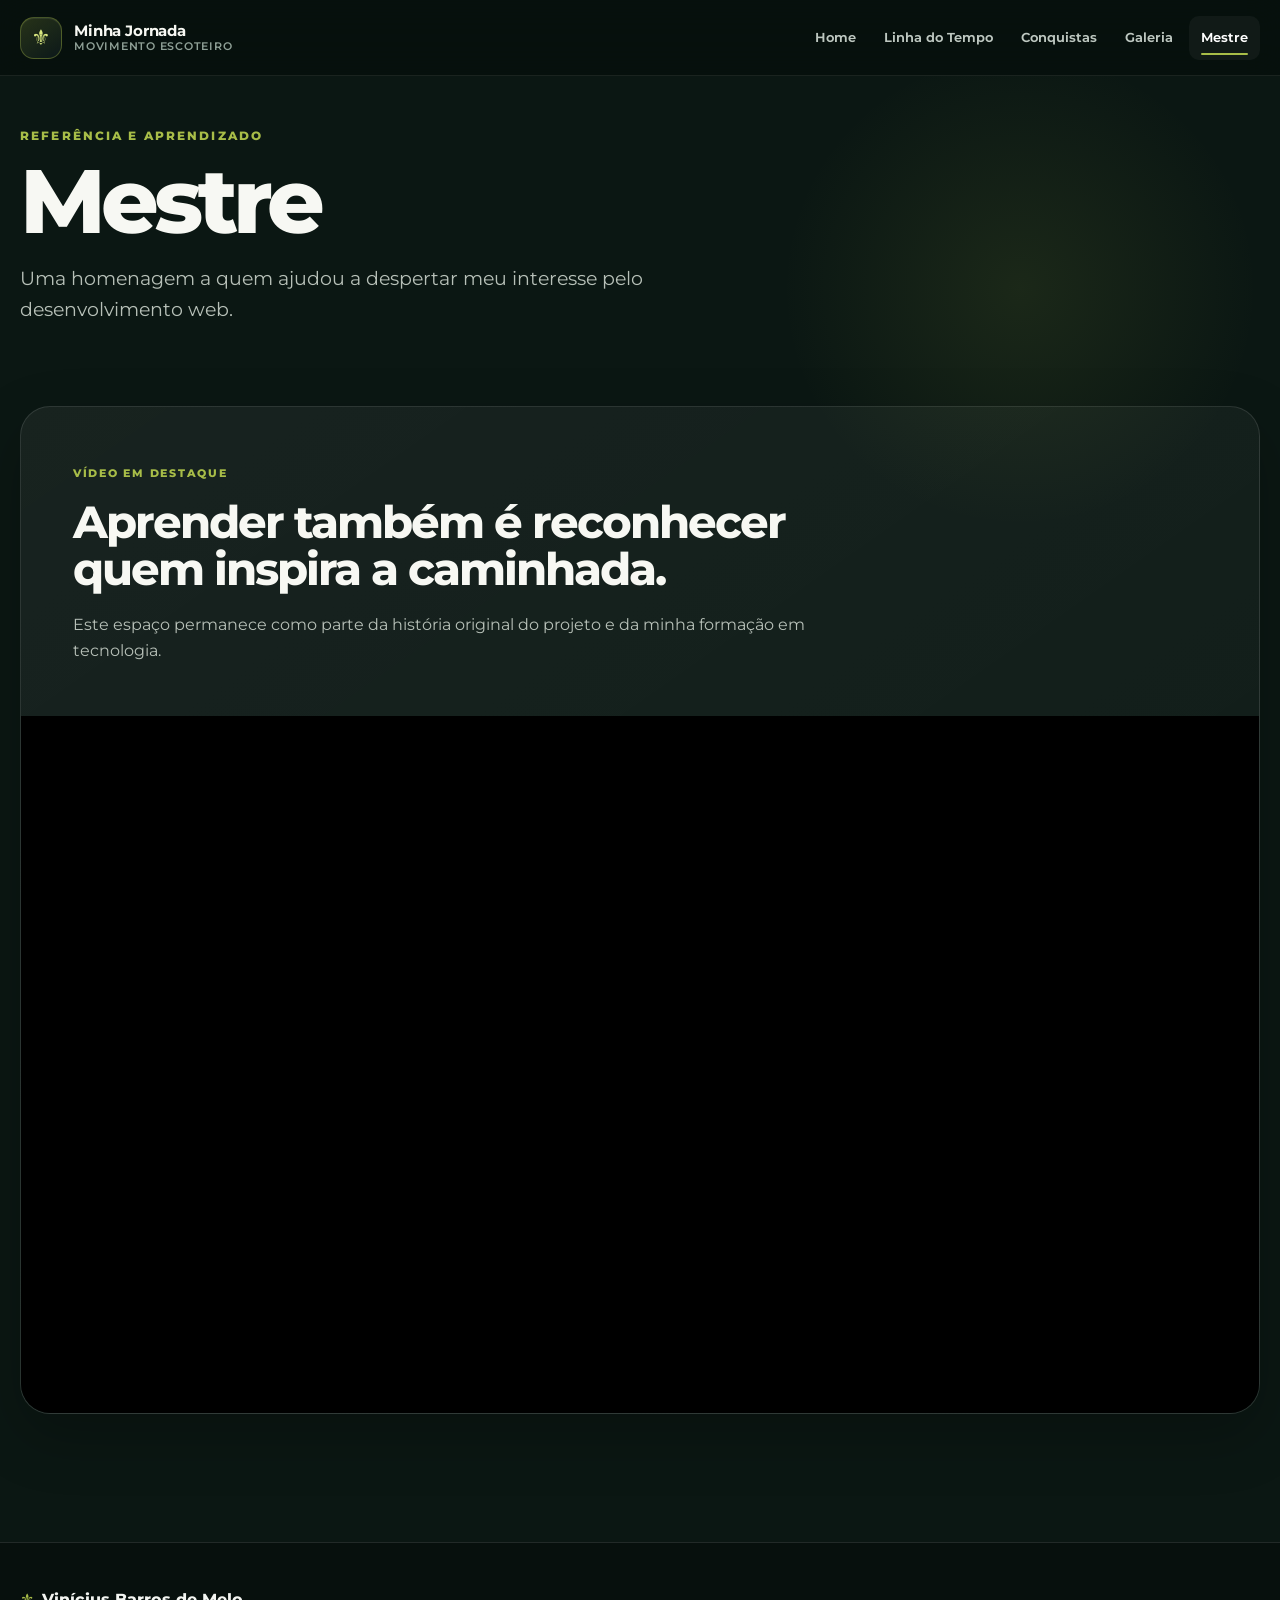
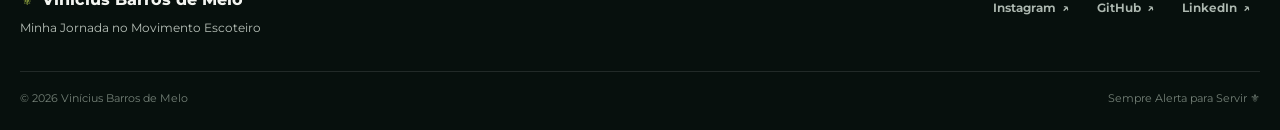
<file: guanabara.html>
<!DOCTYPE html><html lang="pt-BR">
<head>
    <meta charset="UTF-8">
    <meta name="viewport" content="width=device-width, initial-scale=1.0">
    <meta name="theme-color" content="#0b1713">
    <meta name="description" content="Uma página de homenagem a uma referência que ajudou a despertar meu interesse pelo desenvolvimento web.">
    <meta property="og:title" content="Mestre | Minha Jornada Escoteira">
    <meta property="og:description" content="Uma página de homenagem a uma referência que ajudou a despertar meu interesse pelo desenvolvimento web.">
    <meta property="og:type" content="website">
    <link rel="shortcut icon" href="images/favicon.ico" type="image/x-icon">
    <link rel="preconnect" href="https://fonts.googleapis.com">
    <link rel="preconnect" href="https://fonts.gstatic.com" crossorigin>
    <link href="https://fonts.googleapis.com/css2?family=Montserrat:wght@400;500;600;700;800&display=swap" rel="stylesheet">
    <link rel="stylesheet" href="css/style.css">
    <script src="script.js" defer></script>
    <title>Mestre | Minha Jornada Escoteira</title>
</head>
<body data-page="master"><a class="skip-link" href="#conteudo">Pular para o conteúdo</a>
<header class="site-header" id="navbar">
    <div class="nav-shell container">
        <a class="brand" href="index.html" aria-label="Minha Jornada Escoteira — página inicial">
            <span class="brand-mark" aria-hidden="true">⚜</span>
            <span class="brand-copy"><strong>Minha Jornada</strong><small>Movimento Escoteiro</small></span>
        </a>
        <button class="nav-toggle" type="button" aria-label="Abrir menu" aria-expanded="false" aria-controls="primary-navigation">
            <span></span><span></span><span></span>
        </button>
        <nav class="site-nav" id="primary-navigation" aria-label="Navegação principal">
            <div class="drawer-head">
                <span class="drawer-title">Navegação</span>
                <button class="drawer-close" type="button" aria-label="Fechar menu">×</button>
            </div>
            <ul><li><a class="nav-link" href="index.html">Home</a></li><li><a class="nav-link" href="linhadotempo.html">Linha do Tempo</a></li><li><a class="nav-link" href="conquistas.html">Conquistas</a></li><li><a class="nav-link" href="galeria.html">Galeria</a></li><li><a class="nav-link" href="guanabara.html" aria-current="page">Mestre</a></li></ul>
        </nav>
    </div>
</header>
<div class="nav-backdrop" data-nav-backdrop aria-hidden="true"></div>
<main id="conteudo">
    <section class="page-hero container"><p class="eyebrow">REFERÊNCIA E APRENDIZADO</p><h1>Mestre</h1><p>Uma homenagem a quem ajudou a despertar meu interesse pelo desenvolvimento web.</p></section>
    <section class="video-section container"><div class="video-card"><div class="video-copy"><span class="video-label">VÍDEO EM DESTAQUE</span><h2>Aprender também é reconhecer quem inspira a caminhada.</h2><p>Este espaço permanece como parte da história original do projeto e da minha formação em tecnologia.</p></div><div class="video-container"><iframe src="https://www.youtube.com/embed/Ejkb_YpuHWs?si=Ifcazofz4vKAPlov" title="Vídeo em destaque" allow="accelerometer; autoplay; clipboard-write; encrypted-media; gyroscope; picture-in-picture; web-share" referrerpolicy="strict-origin-when-cross-origin" allowfullscreen loading="lazy"></iframe></div></div></section>
</main><footer class="site-footer">
    <div class="container footer-grid">
        <div>
            <a class="footer-brand" href="index.html"><span aria-hidden="true">⚜</span> Vinícius Barros de Melo</a>
            <p>Minha Jornada no Movimento Escoteiro</p>
        </div>
        <nav class="footer-links" aria-label="Redes sociais">
            <a href="https://www.instagram.com/vinixius_ba/" target="_blank" rel="noopener noreferrer">Instagram <span aria-hidden="true">↗</span></a>
            <a href="https://github.com/vbmelo-hub" target="_blank" rel="noopener noreferrer">GitHub <span aria-hidden="true">↗</span></a>
            <a href="https://www.linkedin.com/in/vb-melo/" target="_blank" rel="noopener noreferrer">LinkedIn <span aria-hidden="true">↗</span></a>
        </nav>
    </div>
    <div class="container footer-bottom">
        <span>© 2026 Vinícius Barros de Melo</span>
        <span>Sempre Alerta para Servir <span aria-hidden="true">⚜</span></span>
    </div>
</footer>
<button class="back-to-top" id="voltarTopo" type="button" aria-label="Voltar ao topo">
    <svg viewBox="0 0 24 24" aria-hidden="true"><path d="M12 5l-7 7 1.4 1.4L11 8.8V20h2V8.8l4.6 4.6L19 12z"/></svg>
</button></body></html>
</file>
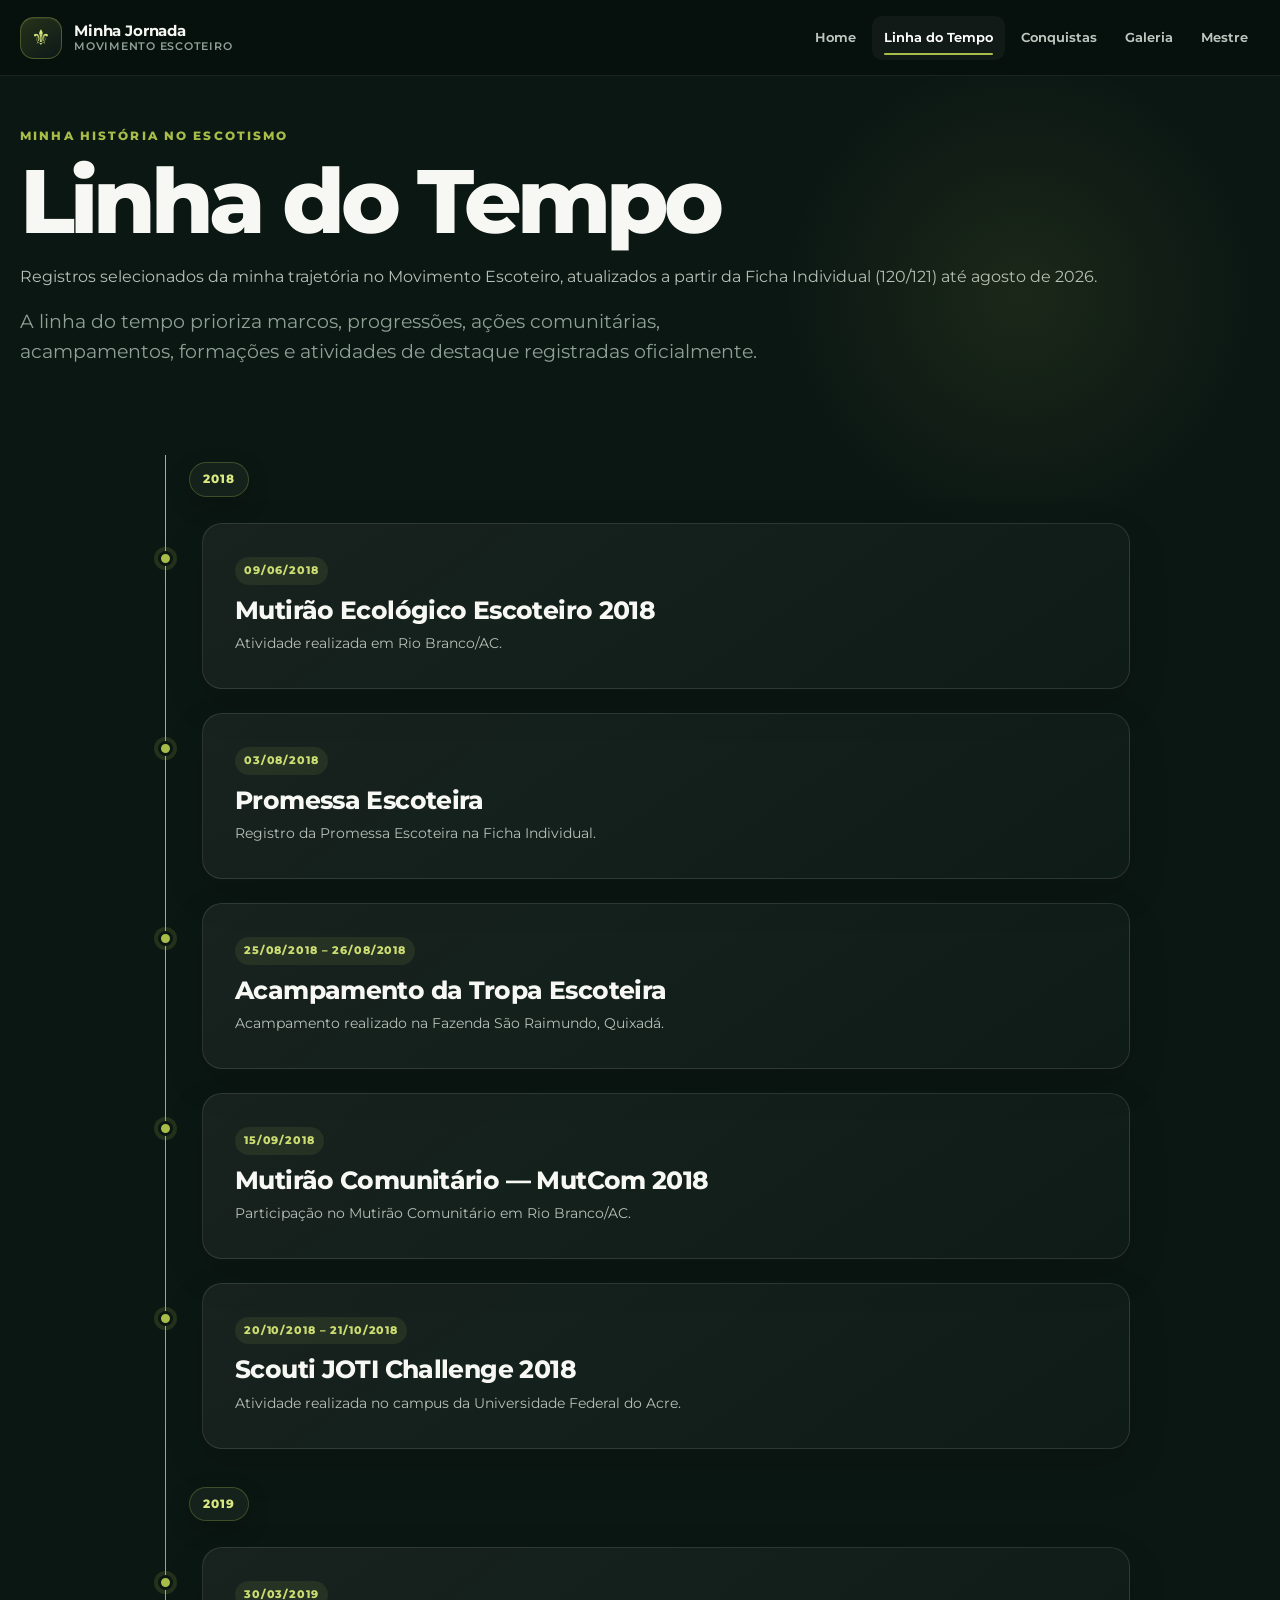
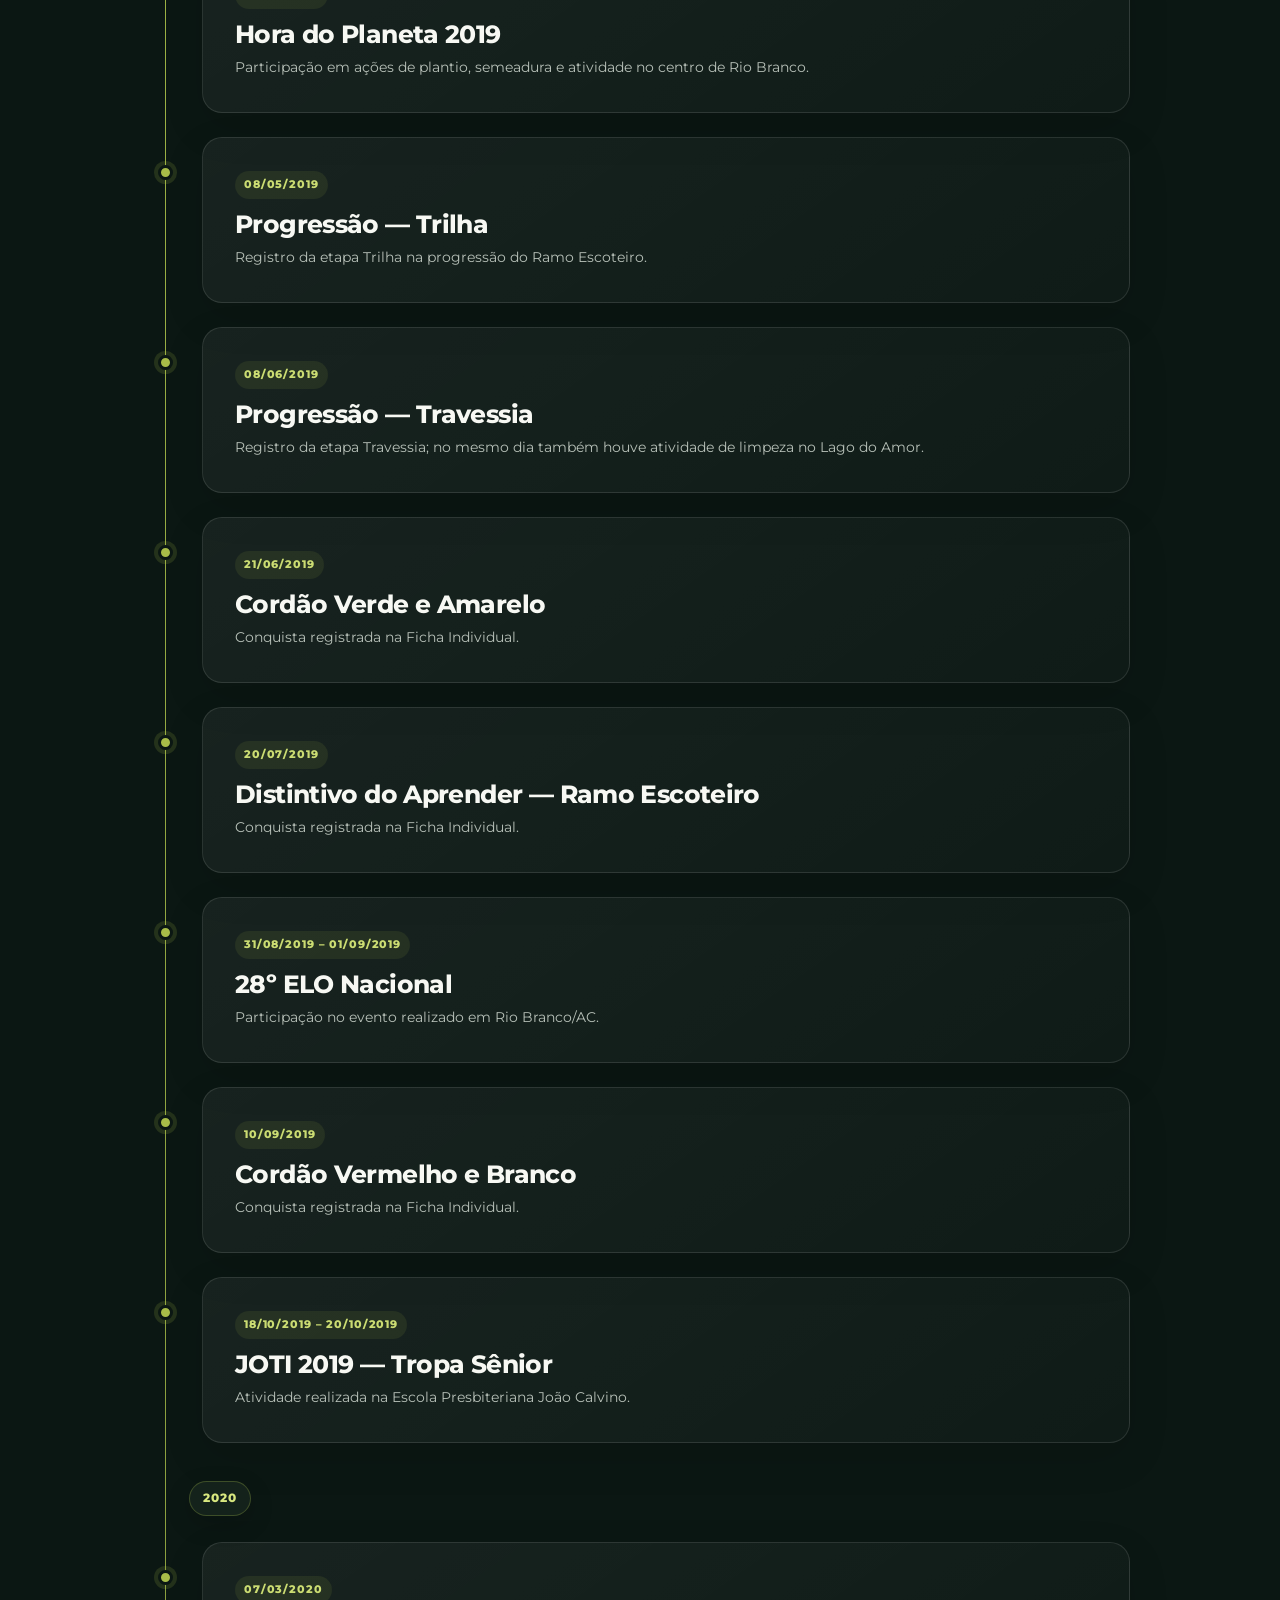
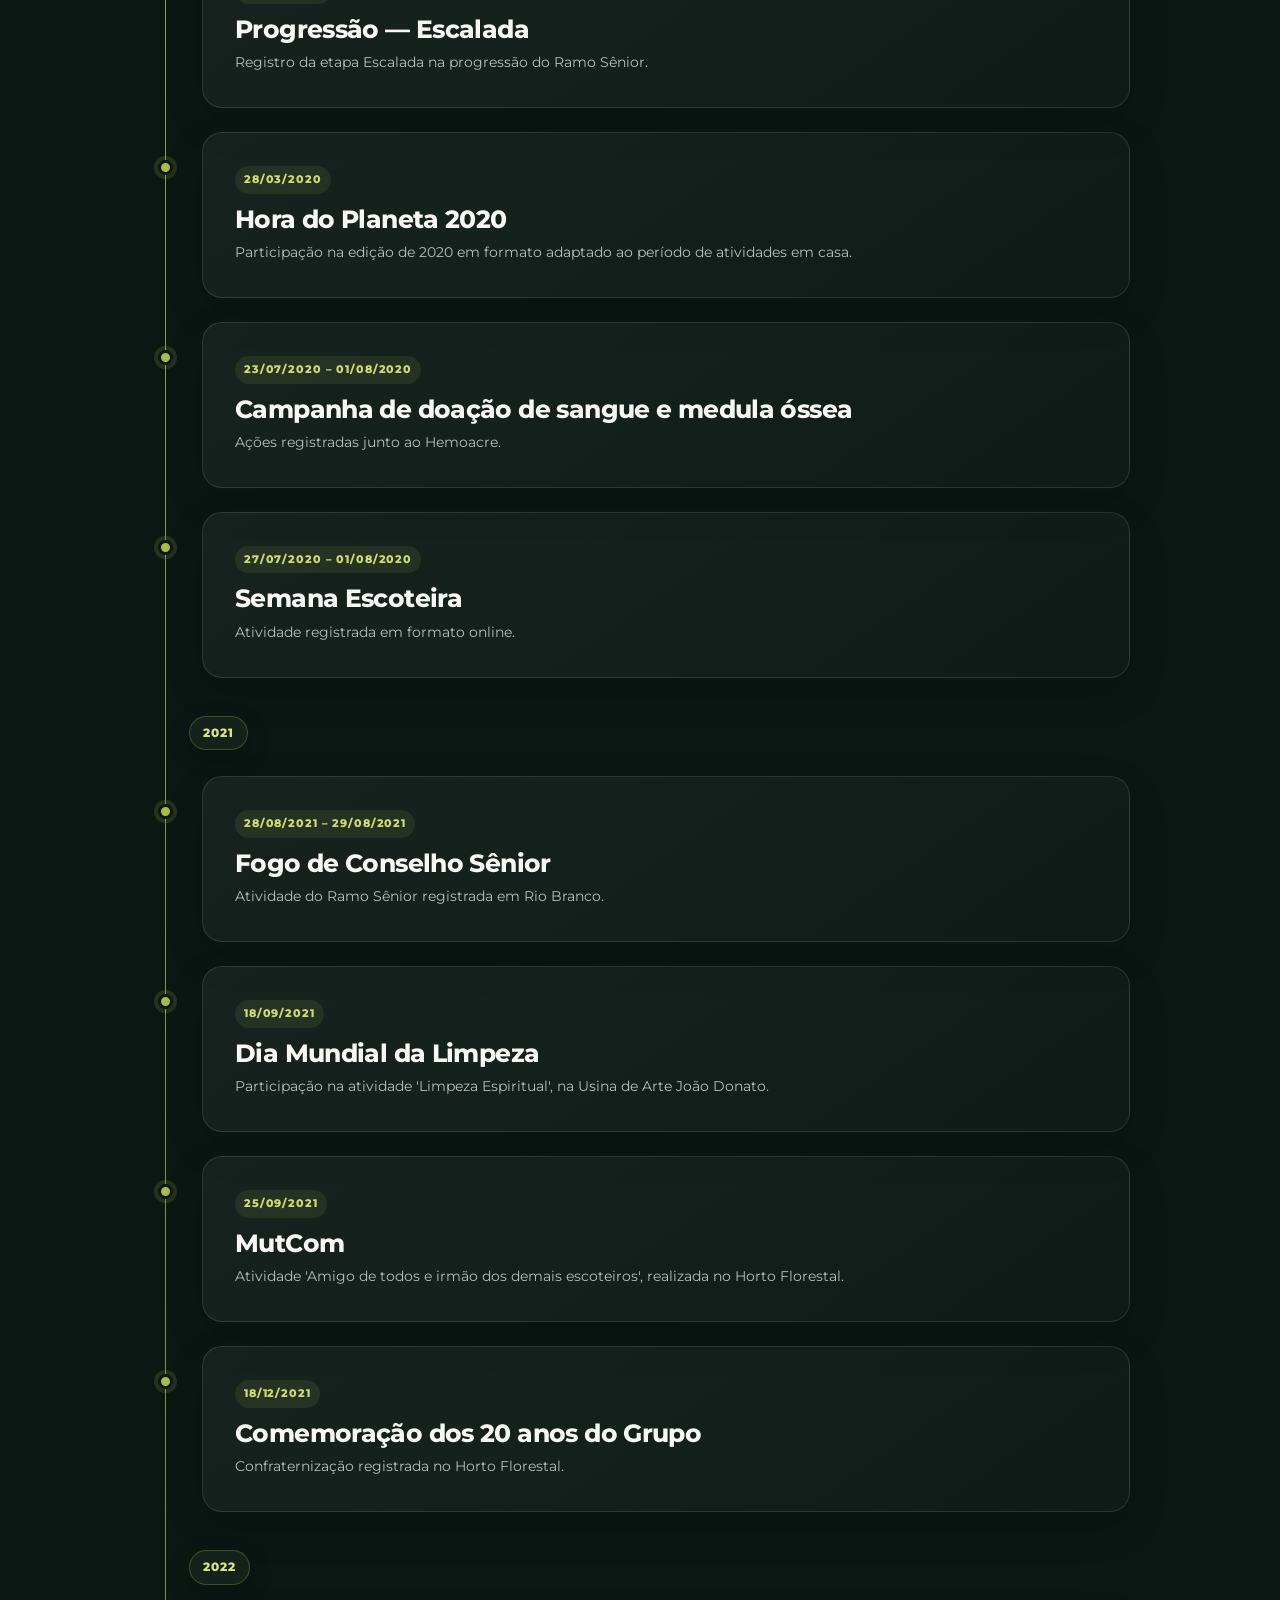
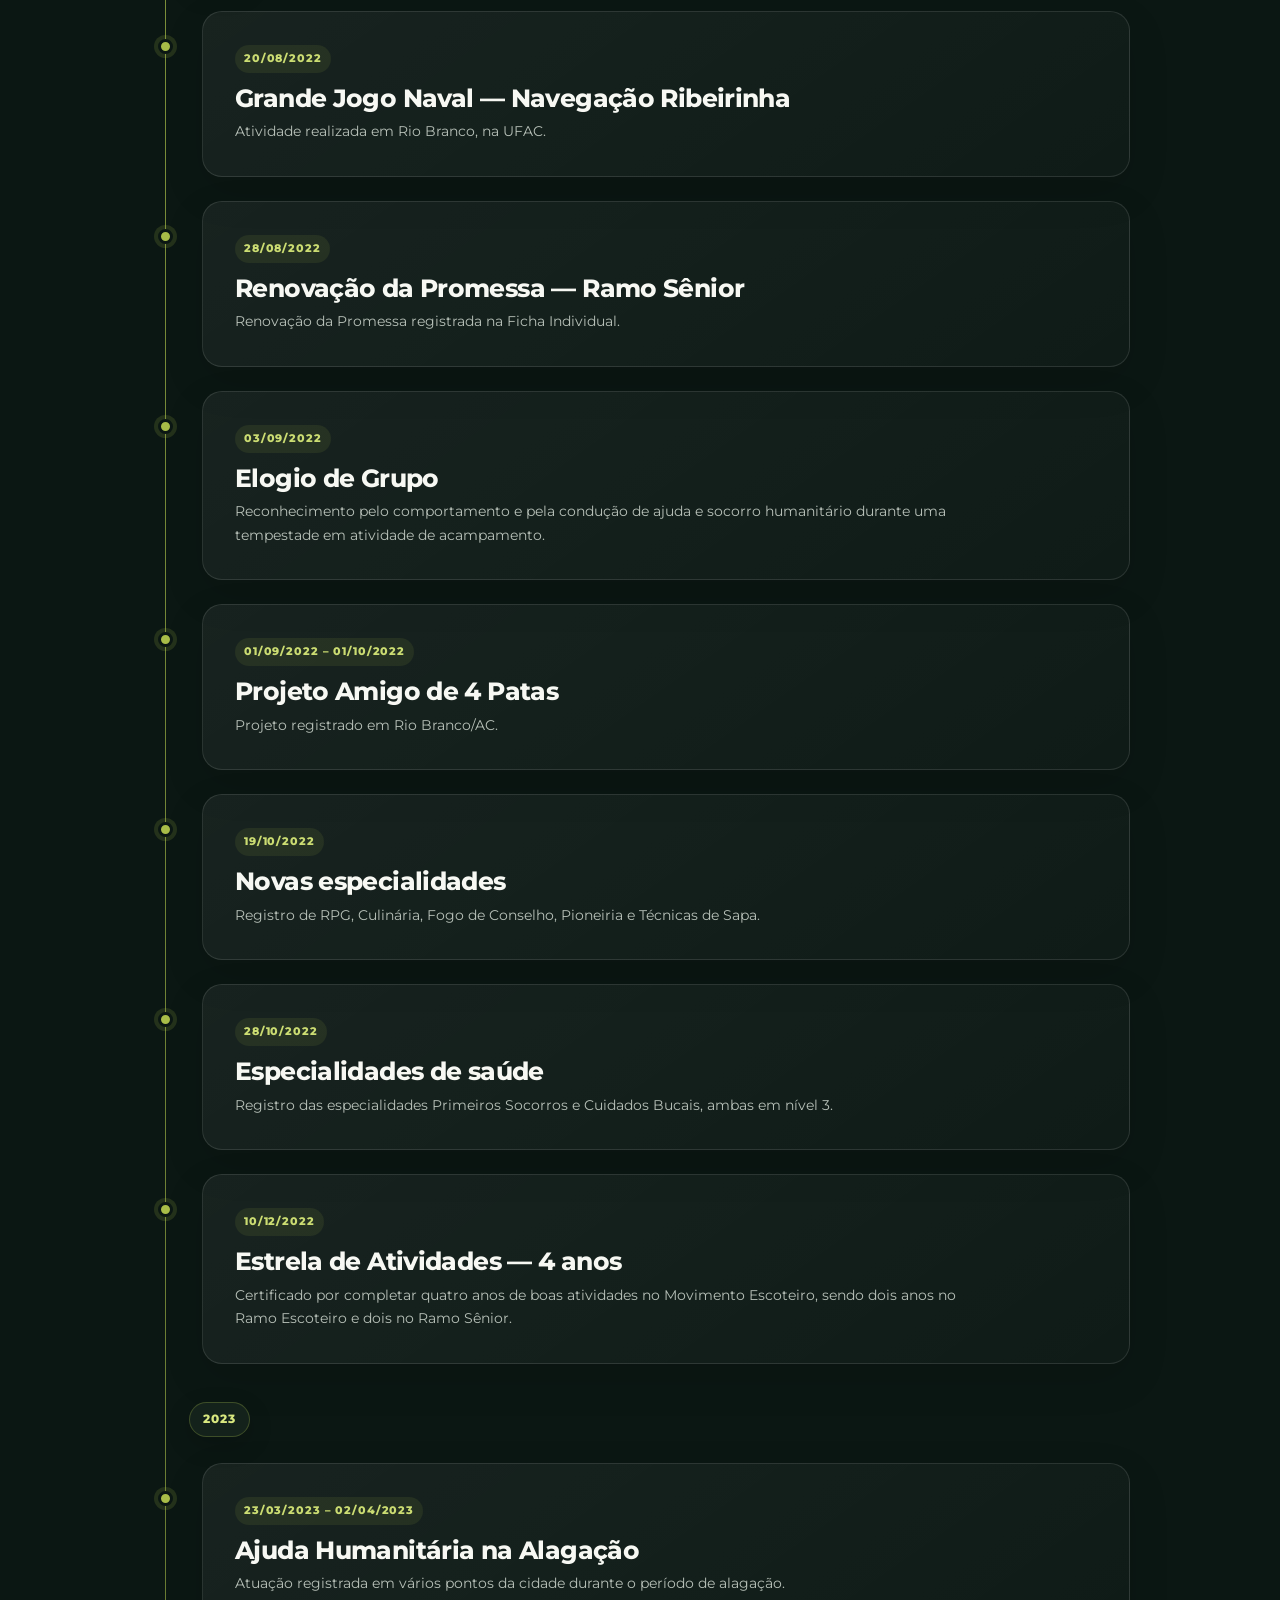
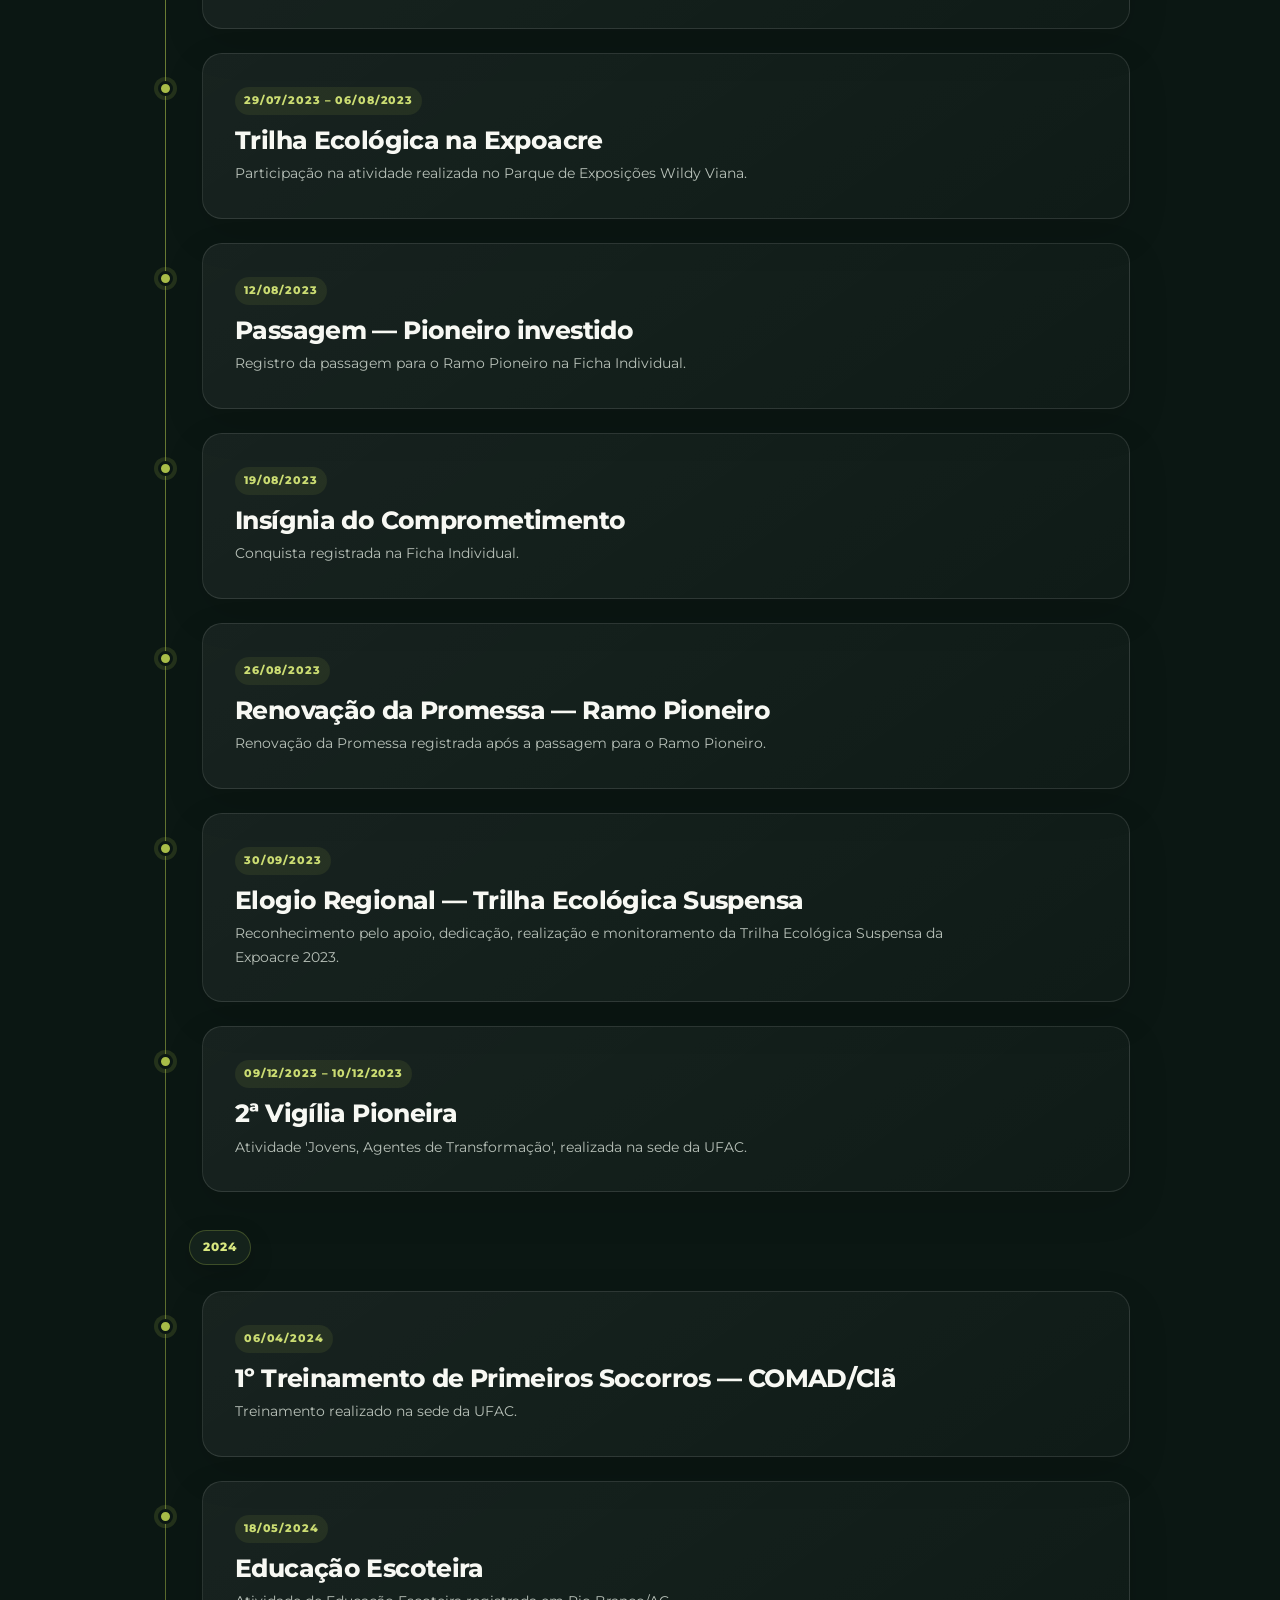
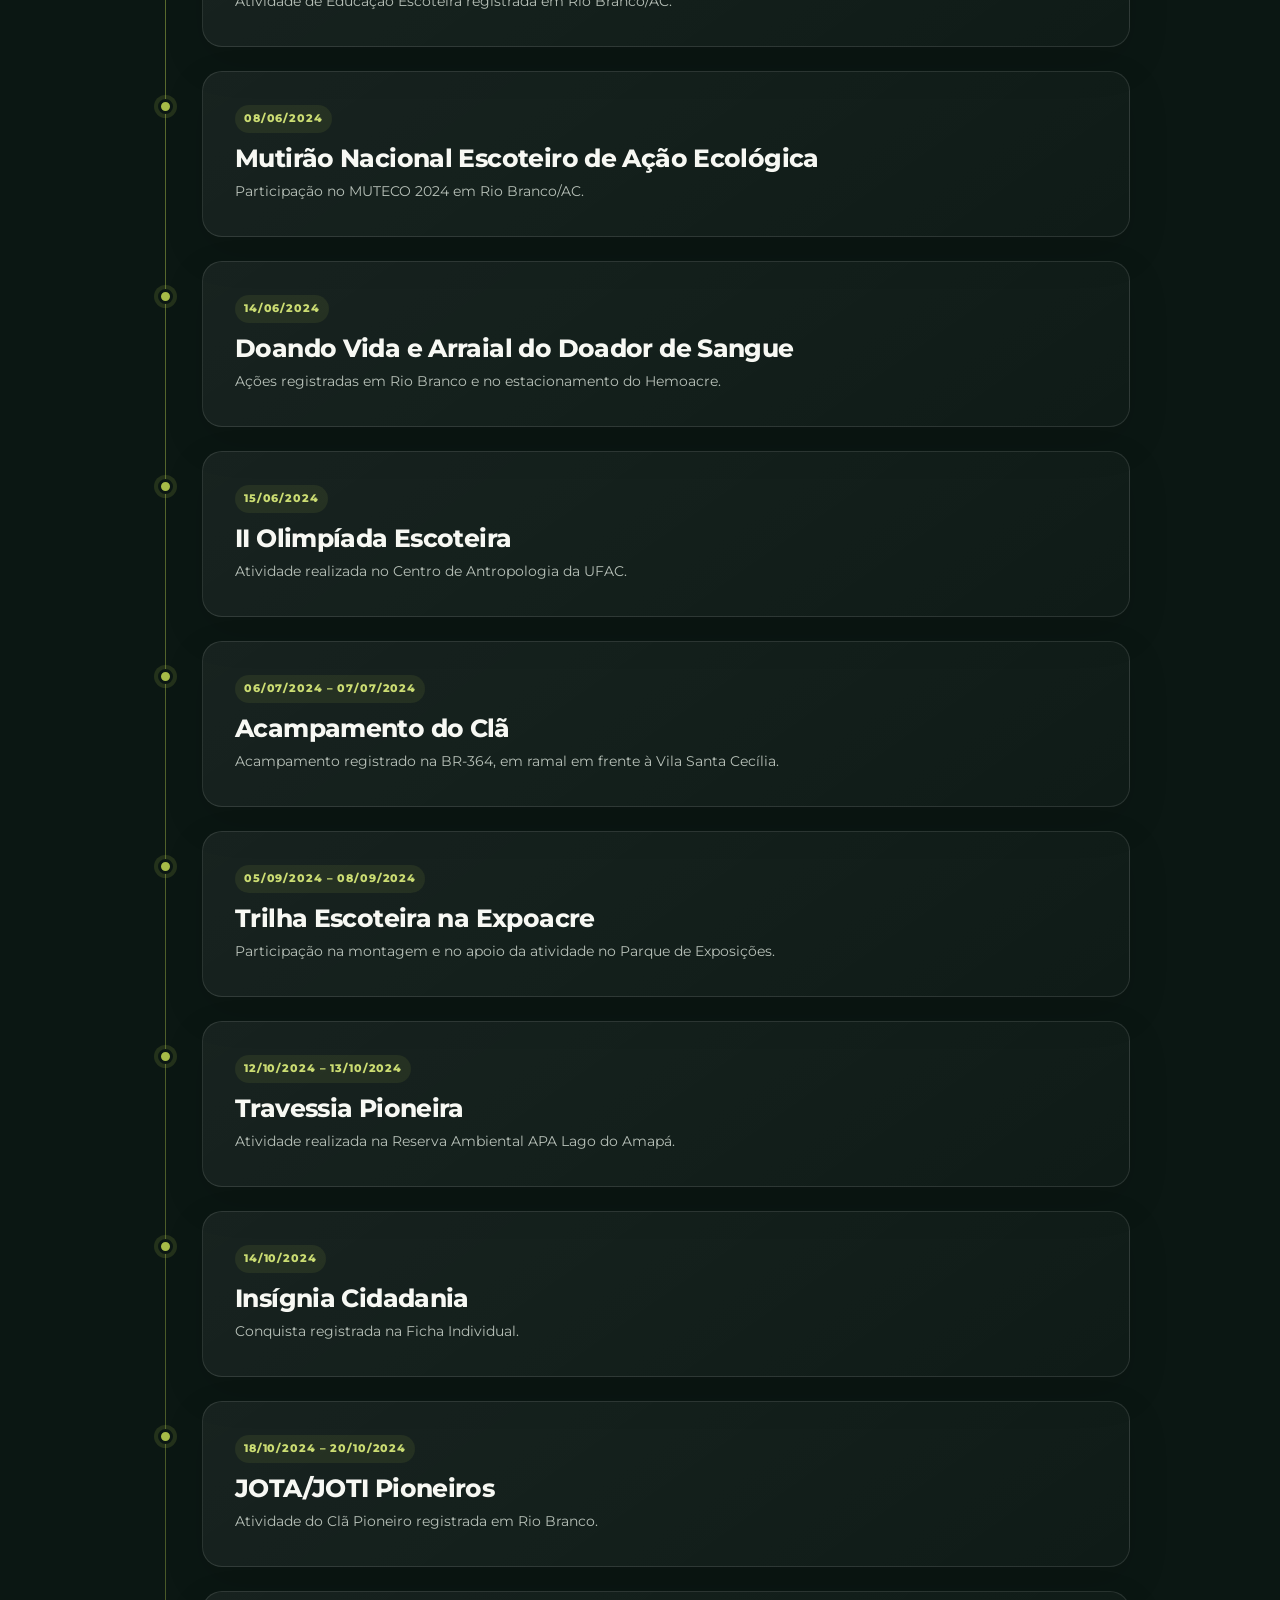
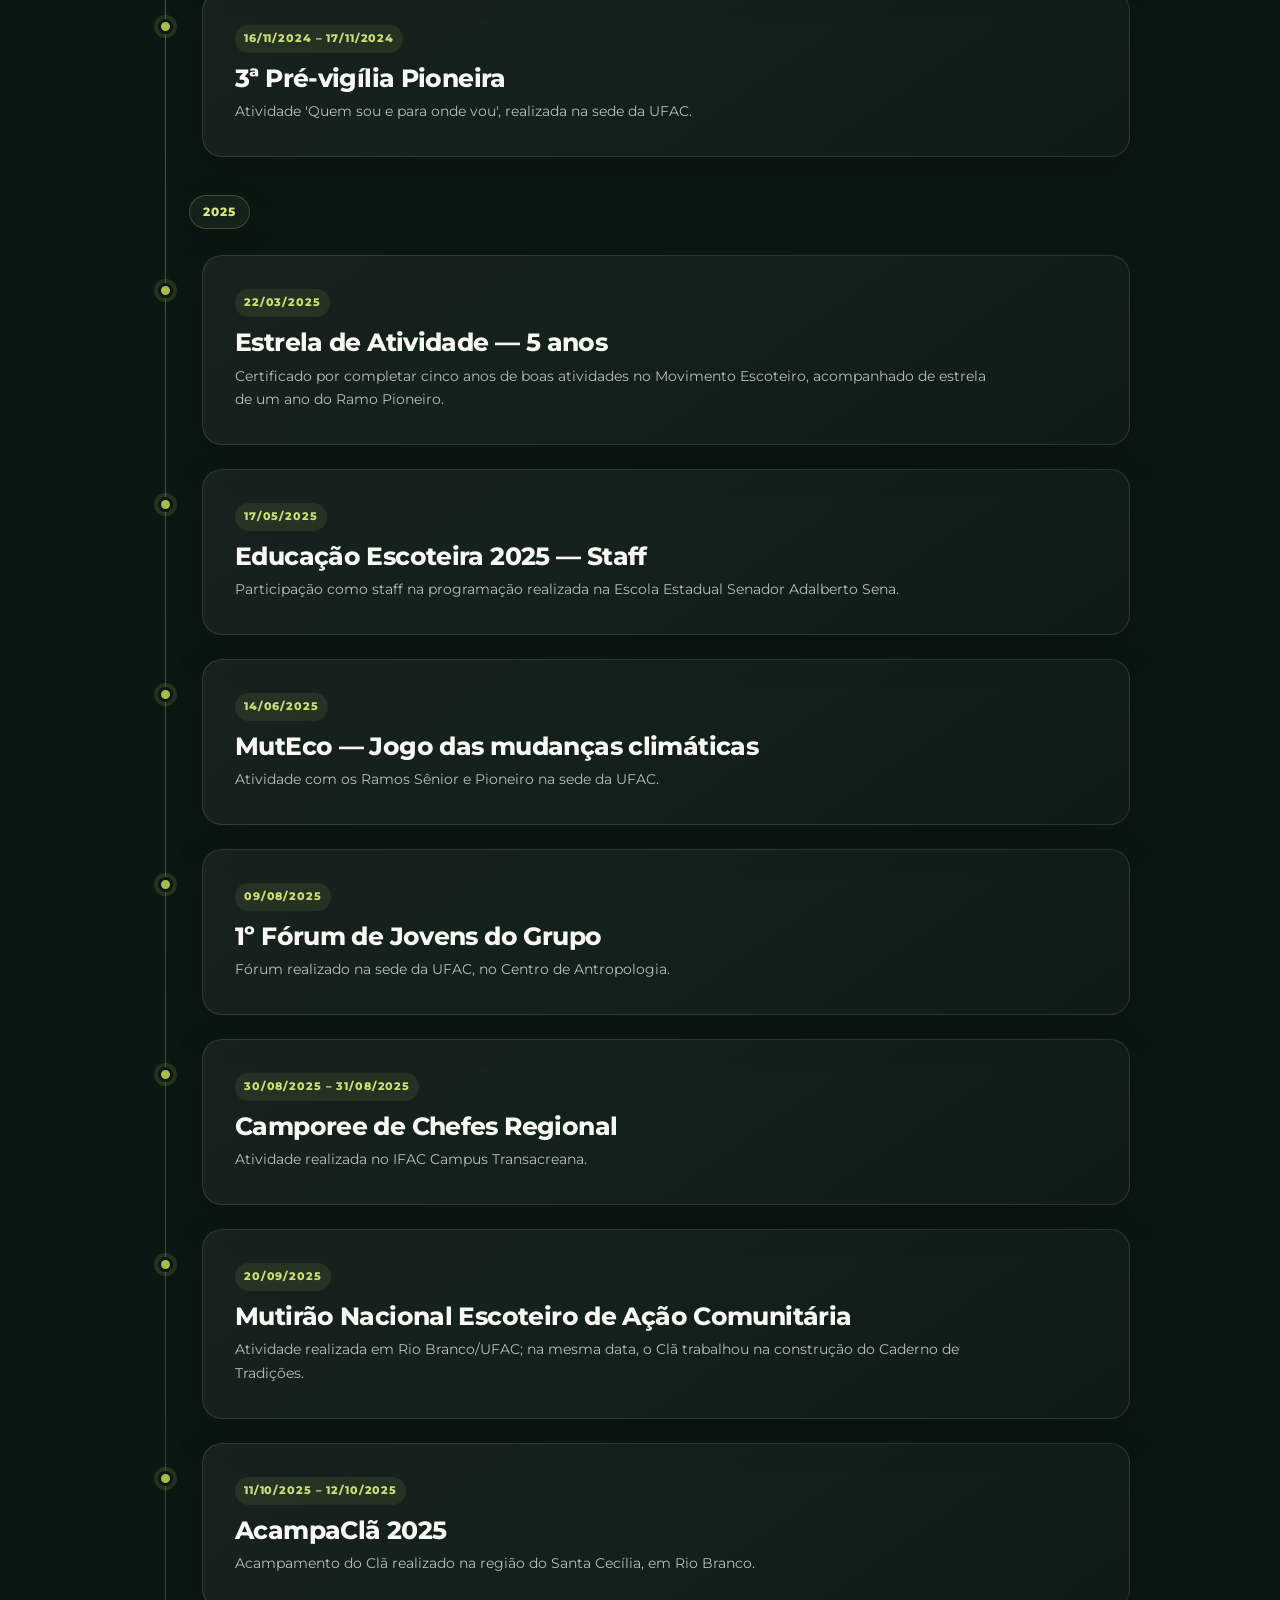
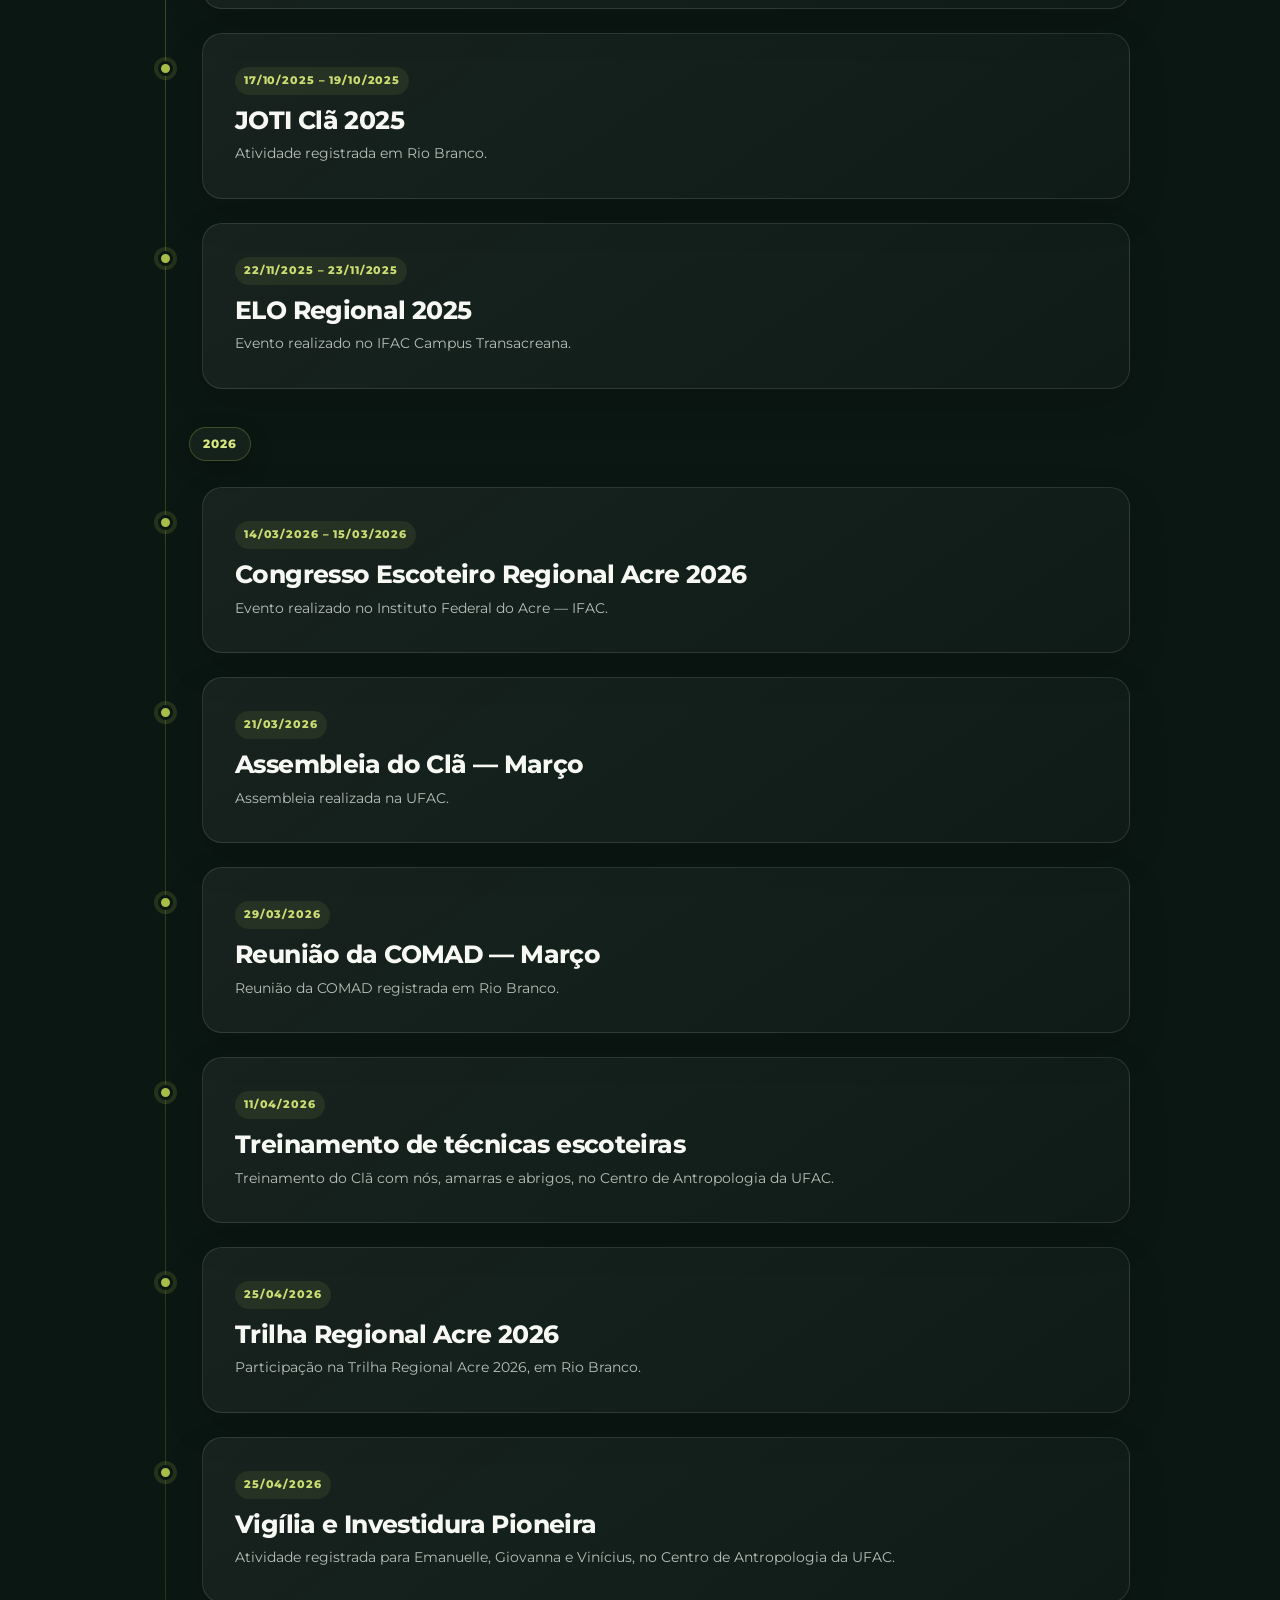
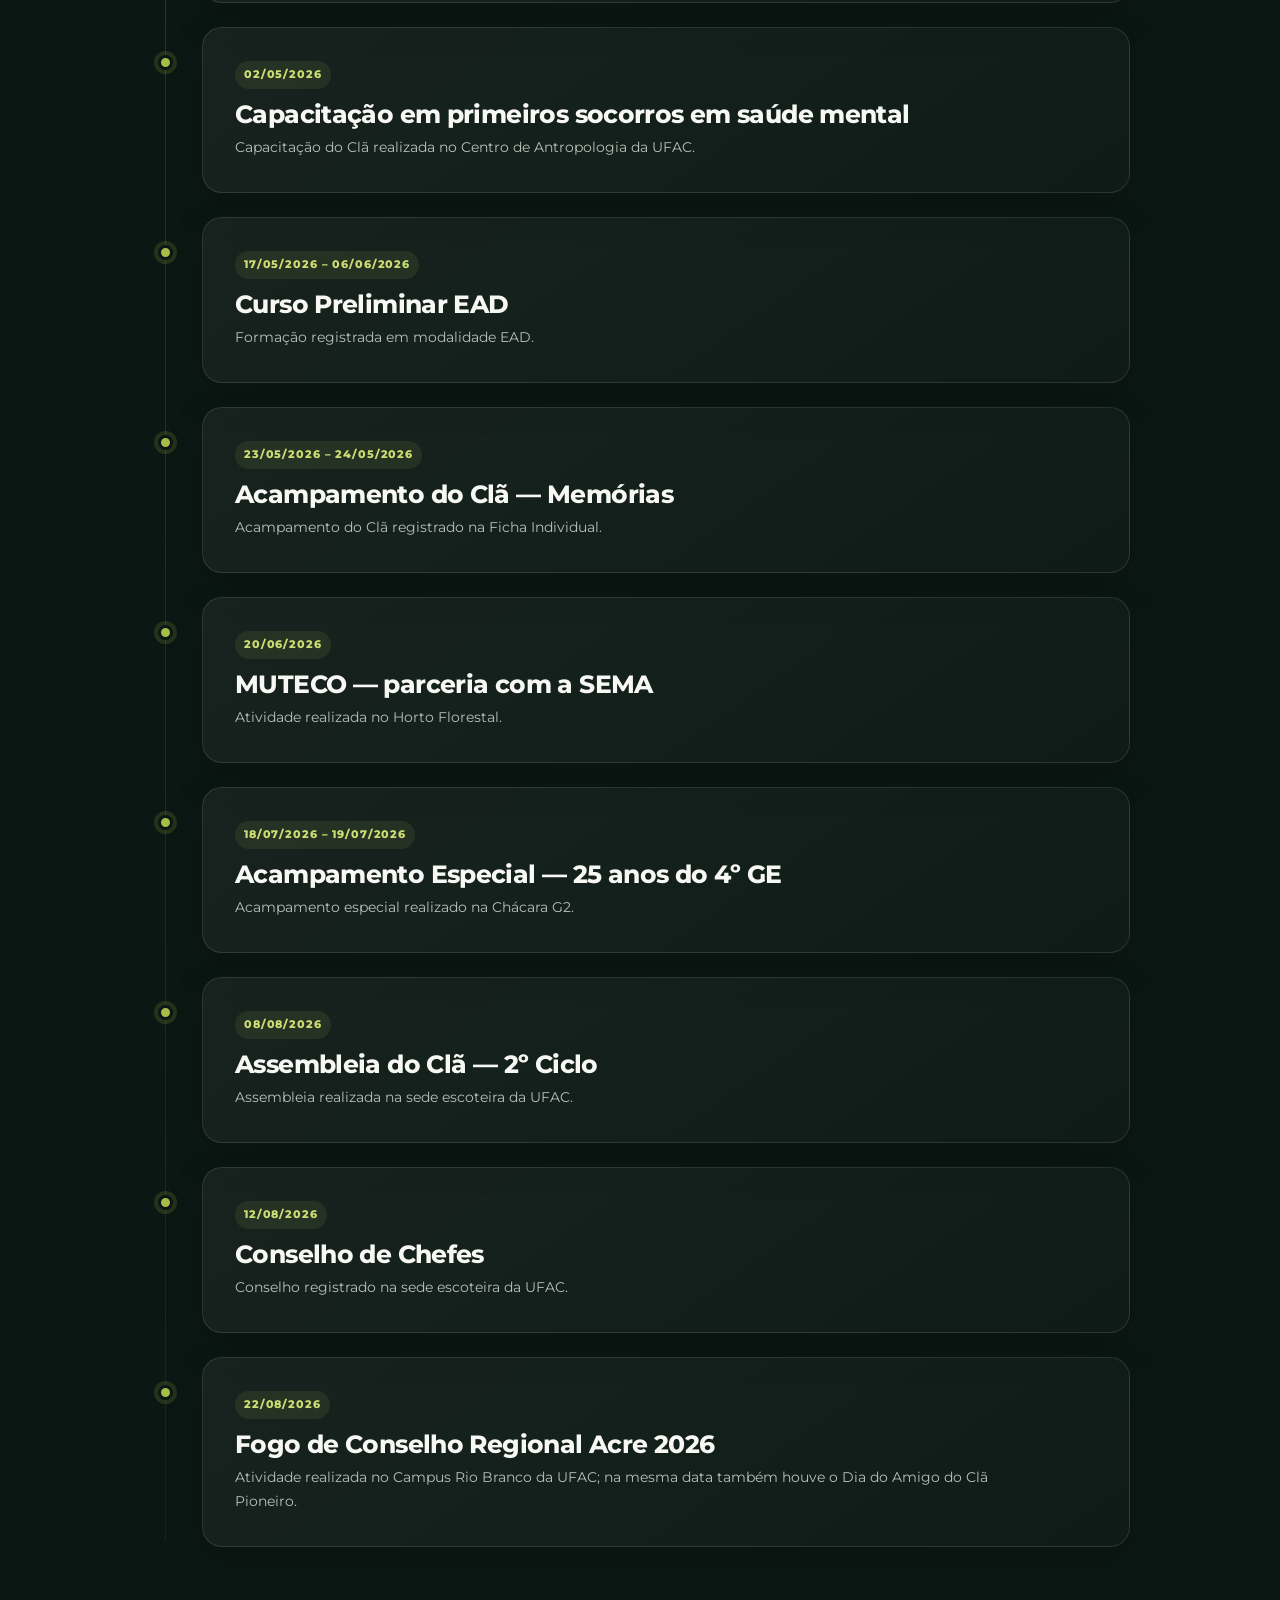
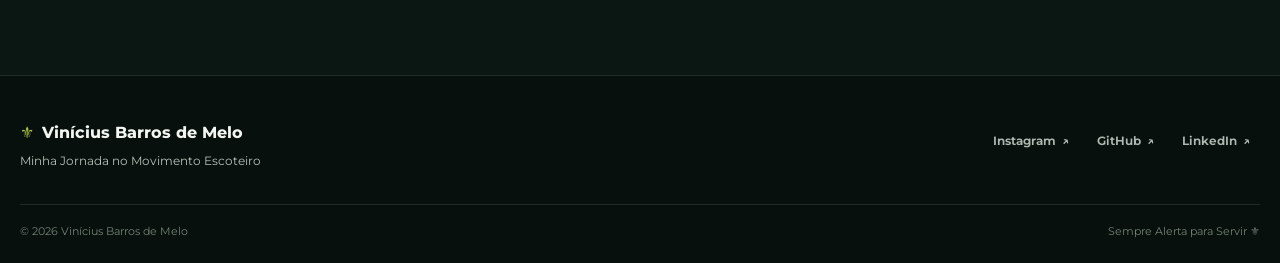
<file: linhadotempo.html>
<!DOCTYPE html>
<html lang="pt-BR">
<head>
<meta charset="utf-8"/>
<meta content="width=device-width, initial-scale=1.0" name="viewport"/>
<meta content="#0b1713" name="theme-color"/>
<meta content="Linha do tempo com momentos da trajetória de Vinícius Barros de Melo no Movimento Escoteiro." name="description"/>
<meta content="Linha do Tempo | Minha Jornada Escoteira" property="og:title"/>
<meta content="Linha do tempo com momentos da trajetória de Vinícius Barros de Melo no Movimento Escoteiro." property="og:description"/>
<meta content="website" property="og:type"/>
<link href="images/favicon.ico" rel="shortcut icon" type="image/x-icon"/>
<link href="https://fonts.googleapis.com" rel="preconnect"/>
<link crossorigin="" href="https://fonts.gstatic.com" rel="preconnect"/>
<link href="https://fonts.googleapis.com/css2?family=Montserrat:wght@400;500;600;700;800&amp;display=swap" rel="stylesheet"/>
<link href="css/style.css" rel="stylesheet"/>
<script defer="" src="script.js"></script>
<title>Linha do Tempo | Minha Jornada Escoteira</title>
</head>
<body data-page="timeline"><a class="skip-link" href="#conteudo">Pular para o conteúdo</a>
<header class="site-header" id="navbar">
<div class="nav-shell container">
<a aria-label="Minha Jornada Escoteira — página inicial" class="brand" href="index.html">
<span aria-hidden="true" class="brand-mark">⚜</span>
<span class="brand-copy"><strong>Minha Jornada</strong><small>Movimento Escoteiro</small></span>
</a>
<button aria-controls="primary-navigation" aria-expanded="false" aria-label="Abrir menu" class="nav-toggle" type="button">
<span></span><span></span><span></span>
</button>
<nav aria-label="Navegação principal" class="site-nav" id="primary-navigation">
<div class="drawer-head">
<span class="drawer-title">Navegação</span>
<button aria-label="Fechar menu" class="drawer-close" type="button">×</button>
</div>
<ul><li><a class="nav-link" href="index.html">Home</a></li><li><a aria-current="page" class="nav-link" href="linhadotempo.html">Linha do Tempo</a></li><li><a class="nav-link" href="conquistas.html">Conquistas</a></li><li><a class="nav-link" href="galeria.html">Galeria</a></li><li><a class="nav-link" href="guanabara.html">Mestre</a></li></ul>
</nav>
</div>
</header>
<div aria-hidden="true" class="nav-backdrop" data-nav-backdrop=""></div>
<main id="conteudo">
<section class="page-hero container">
<p class="eyebrow">MINHA HISTÓRIA NO ESCOTISMO</p>
<h1>Linha do Tempo</h1>
<p>Registros selecionados da minha trajetória no Movimento Escoteiro, atualizados a partir da Ficha Individual (120/121) até agosto de 2026.</p>
<p class="source-note">A linha do tempo prioriza marcos, progressões, ações comunitárias, acampamentos, formações e atividades de destaque registradas oficialmente.</p>
</section>
<section aria-label="Linha do tempo da trajetória escoteira" class="timeline-section container"><div class="timeline"><div class="timeline-year"><span>2018</span></div><article class="timeline-item" data-timeline-item=""><div aria-hidden="true" class="timeline-marker"></div><div class="timeline-card"><time>09/06/2018</time><h2>Mutirão Ecológico Escoteiro 2018</h2><p>Atividade realizada em Rio Branco/AC.</p></div></article><article class="timeline-item" data-timeline-item=""><div aria-hidden="true" class="timeline-marker"></div><div class="timeline-card"><time>03/08/2018</time><h2>Promessa Escoteira</h2><p>Registro da Promessa Escoteira na Ficha Individual.</p></div></article><article class="timeline-item" data-timeline-item=""><div aria-hidden="true" class="timeline-marker"></div><div class="timeline-card"><time>25/08/2018 – 26/08/2018</time><h2>Acampamento da Tropa Escoteira</h2><p>Acampamento realizado na Fazenda São Raimundo, Quixadá.</p></div></article><article class="timeline-item" data-timeline-item=""><div aria-hidden="true" class="timeline-marker"></div><div class="timeline-card"><time>15/09/2018</time><h2>Mutirão Comunitário — MutCom 2018</h2><p>Participação no Mutirão Comunitário em Rio Branco/AC.</p></div></article><article class="timeline-item" data-timeline-item=""><div aria-hidden="true" class="timeline-marker"></div><div class="timeline-card"><time>20/10/2018 – 21/10/2018</time><h2>Scouti JOTI Challenge 2018</h2><p>Atividade realizada no campus da Universidade Federal do Acre.</p></div></article><div class="timeline-year"><span>2019</span></div><article class="timeline-item" data-timeline-item=""><div aria-hidden="true" class="timeline-marker"></div><div class="timeline-card"><time>30/03/2019</time><h2>Hora do Planeta 2019</h2><p>Participação em ações de plantio, semeadura e atividade no centro de Rio Branco.</p></div></article><article class="timeline-item" data-timeline-item=""><div aria-hidden="true" class="timeline-marker"></div><div class="timeline-card"><time>08/05/2019</time><h2>Progressão — Trilha</h2><p>Registro da etapa Trilha na progressão do Ramo Escoteiro.</p></div></article><article class="timeline-item" data-timeline-item=""><div aria-hidden="true" class="timeline-marker"></div><div class="timeline-card"><time>08/06/2019</time><h2>Progressão — Travessia</h2><p>Registro da etapa Travessia; no mesmo dia também houve atividade de limpeza no Lago do Amor.</p></div></article><article class="timeline-item" data-timeline-item=""><div aria-hidden="true" class="timeline-marker"></div><div class="timeline-card"><time>21/06/2019</time><h2>Cordão Verde e Amarelo</h2><p>Conquista registrada na Ficha Individual.</p></div></article><article class="timeline-item" data-timeline-item=""><div aria-hidden="true" class="timeline-marker"></div><div class="timeline-card"><time>20/07/2019</time><h2>Distintivo do Aprender — Ramo Escoteiro</h2><p>Conquista registrada na Ficha Individual.</p></div></article><article class="timeline-item" data-timeline-item=""><div aria-hidden="true" class="timeline-marker"></div><div class="timeline-card"><time>31/08/2019 – 01/09/2019</time><h2>28º ELO Nacional</h2><p>Participação no evento realizado em Rio Branco/AC.</p></div></article><article class="timeline-item" data-timeline-item=""><div aria-hidden="true" class="timeline-marker"></div><div class="timeline-card"><time>10/09/2019</time><h2>Cordão Vermelho e Branco</h2><p>Conquista registrada na Ficha Individual.</p></div></article><article class="timeline-item" data-timeline-item=""><div aria-hidden="true" class="timeline-marker"></div><div class="timeline-card"><time>18/10/2019 – 20/10/2019</time><h2>JOTI 2019 — Tropa Sênior</h2><p>Atividade realizada na Escola Presbiteriana João Calvino.</p></div></article><div class="timeline-year"><span>2020</span></div><article class="timeline-item" data-timeline-item=""><div aria-hidden="true" class="timeline-marker"></div><div class="timeline-card"><time>07/03/2020</time><h2>Progressão — Escalada</h2><p>Registro da etapa Escalada na progressão do Ramo Sênior.</p></div></article><article class="timeline-item" data-timeline-item=""><div aria-hidden="true" class="timeline-marker"></div><div class="timeline-card"><time>28/03/2020</time><h2>Hora do Planeta 2020</h2><p>Participação na edição de 2020 em formato adaptado ao período de atividades em casa.</p></div></article><article class="timeline-item" data-timeline-item=""><div aria-hidden="true" class="timeline-marker"></div><div class="timeline-card"><time>23/07/2020 – 01/08/2020</time><h2>Campanha de doação de sangue e medula óssea</h2><p>Ações registradas junto ao Hemoacre.</p></div></article><article class="timeline-item" data-timeline-item=""><div aria-hidden="true" class="timeline-marker"></div><div class="timeline-card"><time>27/07/2020 – 01/08/2020</time><h2>Semana Escoteira</h2><p>Atividade registrada em formato online.</p></div></article><div class="timeline-year"><span>2021</span></div><article class="timeline-item" data-timeline-item=""><div aria-hidden="true" class="timeline-marker"></div><div class="timeline-card"><time>28/08/2021 – 29/08/2021</time><h2>Fogo de Conselho Sênior</h2><p>Atividade do Ramo Sênior registrada em Rio Branco.</p></div></article><article class="timeline-item" data-timeline-item=""><div aria-hidden="true" class="timeline-marker"></div><div class="timeline-card"><time>18/09/2021</time><h2>Dia Mundial da Limpeza</h2><p>Participação na atividade 'Limpeza Espiritual', na Usina de Arte João Donato.</p></div></article><article class="timeline-item" data-timeline-item=""><div aria-hidden="true" class="timeline-marker"></div><div class="timeline-card"><time>25/09/2021</time><h2>MutCom</h2><p>Atividade 'Amigo de todos e irmão dos demais escoteiros', realizada no Horto Florestal.</p></div></article><article class="timeline-item" data-timeline-item=""><div aria-hidden="true" class="timeline-marker"></div><div class="timeline-card"><time>18/12/2021</time><h2>Comemoração dos 20 anos do Grupo</h2><p>Confraternização registrada no Horto Florestal.</p></div></article><div class="timeline-year"><span>2022</span></div><article class="timeline-item" data-timeline-item=""><div aria-hidden="true" class="timeline-marker"></div><div class="timeline-card"><time>20/08/2022</time><h2>Grande Jogo Naval — Navegação Ribeirinha</h2><p>Atividade realizada em Rio Branco, na UFAC.</p></div></article><article class="timeline-item" data-timeline-item=""><div aria-hidden="true" class="timeline-marker"></div><div class="timeline-card"><time>28/08/2022</time><h2>Renovação da Promessa — Ramo Sênior</h2><p>Renovação da Promessa registrada na Ficha Individual.</p></div></article><article class="timeline-item" data-timeline-item=""><div aria-hidden="true" class="timeline-marker"></div><div class="timeline-card"><time>03/09/2022</time><h2>Elogio de Grupo</h2><p>Reconhecimento pelo comportamento e pela condução de ajuda e socorro humanitário durante uma tempestade em atividade de acampamento.</p></div></article><article class="timeline-item" data-timeline-item=""><div aria-hidden="true" class="timeline-marker"></div><div class="timeline-card"><time>01/09/2022 – 01/10/2022</time><h2>Projeto Amigo de 4 Patas</h2><p>Projeto registrado em Rio Branco/AC.</p></div></article><article class="timeline-item" data-timeline-item=""><div aria-hidden="true" class="timeline-marker"></div><div class="timeline-card"><time>19/10/2022</time><h2>Novas especialidades</h2><p>Registro de RPG, Culinária, Fogo de Conselho, Pioneiria e Técnicas de Sapa.</p></div></article><article class="timeline-item" data-timeline-item=""><div aria-hidden="true" class="timeline-marker"></div><div class="timeline-card"><time>28/10/2022</time><h2>Especialidades de saúde</h2><p>Registro das especialidades Primeiros Socorros e Cuidados Bucais, ambas em nível 3.</p></div></article><article class="timeline-item" data-timeline-item=""><div aria-hidden="true" class="timeline-marker"></div><div class="timeline-card"><time>10/12/2022</time><h2>Estrela de Atividades — 4 anos</h2><p>Certificado por completar quatro anos de boas atividades no Movimento Escoteiro, sendo dois anos no Ramo Escoteiro e dois no Ramo Sênior.</p></div></article><div class="timeline-year"><span>2023</span></div><article class="timeline-item" data-timeline-item=""><div aria-hidden="true" class="timeline-marker"></div><div class="timeline-card"><time>23/03/2023 – 02/04/2023</time><h2>Ajuda Humanitária na Alagação</h2><p>Atuação registrada em vários pontos da cidade durante o período de alagação.</p></div></article><article class="timeline-item" data-timeline-item=""><div aria-hidden="true" class="timeline-marker"></div><div class="timeline-card"><time>29/07/2023 – 06/08/2023</time><h2>Trilha Ecológica na Expoacre</h2><p>Participação na atividade realizada no Parque de Exposições Wildy Viana.</p></div></article><article class="timeline-item" data-timeline-item=""><div aria-hidden="true" class="timeline-marker"></div><div class="timeline-card"><time>12/08/2023</time><h2>Passagem — Pioneiro investido</h2><p>Registro da passagem para o Ramo Pioneiro na Ficha Individual.</p></div></article><article class="timeline-item" data-timeline-item=""><div aria-hidden="true" class="timeline-marker"></div><div class="timeline-card"><time>19/08/2023</time><h2>Insígnia do Comprometimento</h2><p>Conquista registrada na Ficha Individual.</p></div></article><article class="timeline-item" data-timeline-item=""><div aria-hidden="true" class="timeline-marker"></div><div class="timeline-card"><time>26/08/2023</time><h2>Renovação da Promessa — Ramo Pioneiro</h2><p>Renovação da Promessa registrada após a passagem para o Ramo Pioneiro.</p></div></article><article class="timeline-item" data-timeline-item=""><div aria-hidden="true" class="timeline-marker"></div><div class="timeline-card"><time>30/09/2023</time><h2>Elogio Regional — Trilha Ecológica Suspensa</h2><p>Reconhecimento pelo apoio, dedicação, realização e monitoramento da Trilha Ecológica Suspensa da Expoacre 2023.</p></div></article><article class="timeline-item" data-timeline-item=""><div aria-hidden="true" class="timeline-marker"></div><div class="timeline-card"><time>09/12/2023 – 10/12/2023</time><h2>2ª Vigília Pioneira</h2><p>Atividade 'Jovens, Agentes de Transformação', realizada na sede da UFAC.</p></div></article><div class="timeline-year"><span>2024</span></div><article class="timeline-item" data-timeline-item=""><div aria-hidden="true" class="timeline-marker"></div><div class="timeline-card"><time>06/04/2024</time><h2>1º Treinamento de Primeiros Socorros — COMAD/Clã</h2><p>Treinamento realizado na sede da UFAC.</p></div></article><article class="timeline-item" data-timeline-item=""><div aria-hidden="true" class="timeline-marker"></div><div class="timeline-card"><time>18/05/2024</time><h2>Educação Escoteira</h2><p>Atividade de Educação Escoteira registrada em Rio Branco/AC.</p></div></article><article class="timeline-item" data-timeline-item=""><div aria-hidden="true" class="timeline-marker"></div><div class="timeline-card"><time>08/06/2024</time><h2>Mutirão Nacional Escoteiro de Ação Ecológica</h2><p>Participação no MUTECO 2024 em Rio Branco/AC.</p></div></article><article class="timeline-item" data-timeline-item=""><div aria-hidden="true" class="timeline-marker"></div><div class="timeline-card"><time>14/06/2024</time><h2>Doando Vida e Arraial do Doador de Sangue</h2><p>Ações registradas em Rio Branco e no estacionamento do Hemoacre.</p></div></article><article class="timeline-item" data-timeline-item=""><div aria-hidden="true" class="timeline-marker"></div><div class="timeline-card"><time>15/06/2024</time><h2>II Olimpíada Escoteira</h2><p>Atividade realizada no Centro de Antropologia da UFAC.</p></div></article><article class="timeline-item" data-timeline-item=""><div aria-hidden="true" class="timeline-marker"></div><div class="timeline-card"><time>06/07/2024 – 07/07/2024</time><h2>Acampamento do Clã</h2><p>Acampamento registrado na BR-364, em ramal em frente à Vila Santa Cecília.</p></div></article><article class="timeline-item" data-timeline-item=""><div aria-hidden="true" class="timeline-marker"></div><div class="timeline-card"><time>05/09/2024 – 08/09/2024</time><h2>Trilha Escoteira na Expoacre</h2><p>Participação na montagem e no apoio da atividade no Parque de Exposições.</p></div></article><article class="timeline-item" data-timeline-item=""><div aria-hidden="true" class="timeline-marker"></div><div class="timeline-card"><time>12/10/2024 – 13/10/2024</time><h2>Travessia Pioneira</h2><p>Atividade realizada na Reserva Ambiental APA Lago do Amapá.</p></div></article><article class="timeline-item" data-timeline-item=""><div aria-hidden="true" class="timeline-marker"></div><div class="timeline-card"><time>14/10/2024</time><h2>Insígnia Cidadania</h2><p>Conquista registrada na Ficha Individual.</p></div></article><article class="timeline-item" data-timeline-item=""><div aria-hidden="true" class="timeline-marker"></div><div class="timeline-card"><time>18/10/2024 – 20/10/2024</time><h2>JOTA/JOTI Pioneiros</h2><p>Atividade do Clã Pioneiro registrada em Rio Branco.</p></div></article><article class="timeline-item" data-timeline-item=""><div aria-hidden="true" class="timeline-marker"></div><div class="timeline-card"><time>16/11/2024 – 17/11/2024</time><h2>3ª Pré-vigília Pioneira</h2><p>Atividade 'Quem sou e para onde vou', realizada na sede da UFAC.</p></div></article><div class="timeline-year"><span>2025</span></div><article class="timeline-item" data-timeline-item=""><div aria-hidden="true" class="timeline-marker"></div><div class="timeline-card"><time>22/03/2025</time><h2>Estrela de Atividade — 5 anos</h2><p>Certificado por completar cinco anos de boas atividades no Movimento Escoteiro, acompanhado de estrela de um ano do Ramo Pioneiro.</p></div></article><article class="timeline-item" data-timeline-item=""><div aria-hidden="true" class="timeline-marker"></div><div class="timeline-card"><time>17/05/2025</time><h2>Educação Escoteira 2025 — Staff</h2><p>Participação como staff na programação realizada na Escola Estadual Senador Adalberto Sena.</p></div></article><article class="timeline-item" data-timeline-item=""><div aria-hidden="true" class="timeline-marker"></div><div class="timeline-card"><time>14/06/2025</time><h2>MutEco — Jogo das mudanças climáticas</h2><p>Atividade com os Ramos Sênior e Pioneiro na sede da UFAC.</p></div></article><article class="timeline-item" data-timeline-item=""><div aria-hidden="true" class="timeline-marker"></div><div class="timeline-card"><time>09/08/2025</time><h2>1º Fórum de Jovens do Grupo</h2><p>Fórum realizado na sede da UFAC, no Centro de Antropologia.</p></div></article><article class="timeline-item" data-timeline-item=""><div aria-hidden="true" class="timeline-marker"></div><div class="timeline-card"><time>30/08/2025 – 31/08/2025</time><h2>Camporee de Chefes Regional</h2><p>Atividade realizada no IFAC Campus Transacreana.</p></div></article><article class="timeline-item" data-timeline-item=""><div aria-hidden="true" class="timeline-marker"></div><div class="timeline-card"><time>20/09/2025</time><h2>Mutirão Nacional Escoteiro de Ação Comunitária</h2><p>Atividade realizada em Rio Branco/UFAC; na mesma data, o Clã trabalhou na construção do Caderno de Tradições.</p></div></article><article class="timeline-item" data-timeline-item=""><div aria-hidden="true" class="timeline-marker"></div><div class="timeline-card"><time>11/10/2025 – 12/10/2025</time><h2>AcampaClã 2025</h2><p>Acampamento do Clã realizado na região do Santa Cecília, em Rio Branco.</p></div></article><article class="timeline-item" data-timeline-item=""><div aria-hidden="true" class="timeline-marker"></div><div class="timeline-card"><time>17/10/2025 – 19/10/2025</time><h2>JOTI Clã 2025</h2><p>Atividade registrada em Rio Branco.</p></div></article><article class="timeline-item" data-timeline-item=""><div aria-hidden="true" class="timeline-marker"></div><div class="timeline-card"><time>22/11/2025 – 23/11/2025</time><h2>ELO Regional 2025</h2><p>Evento realizado no IFAC Campus Transacreana.</p></div></article><div class="timeline-year"><span>2026</span></div><article class="timeline-item" data-timeline-item=""><div aria-hidden="true" class="timeline-marker"></div><div class="timeline-card"><time>14/03/2026 – 15/03/2026</time><h2>Congresso Escoteiro Regional Acre 2026</h2><p>Evento realizado no Instituto Federal do Acre — IFAC.</p></div></article><article class="timeline-item" data-timeline-item=""><div aria-hidden="true" class="timeline-marker"></div><div class="timeline-card"><time>21/03/2026</time><h2>Assembleia do Clã — Março</h2><p>Assembleia realizada na UFAC.</p></div></article><article class="timeline-item" data-timeline-item=""><div aria-hidden="true" class="timeline-marker"></div><div class="timeline-card"><time>29/03/2026</time><h2>Reunião da COMAD — Março</h2><p>Reunião da COMAD registrada em Rio Branco.</p></div></article><article class="timeline-item" data-timeline-item=""><div aria-hidden="true" class="timeline-marker"></div><div class="timeline-card"><time>11/04/2026</time><h2>Treinamento de técnicas escoteiras</h2><p>Treinamento do Clã com nós, amarras e abrigos, no Centro de Antropologia da UFAC.</p></div></article><article class="timeline-item" data-timeline-item=""><div aria-hidden="true" class="timeline-marker"></div><div class="timeline-card"><time>25/04/2026</time><h2>Trilha Regional Acre 2026</h2><p>Participação na Trilha Regional Acre 2026, em Rio Branco.</p></div></article><article class="timeline-item" data-timeline-item=""><div aria-hidden="true" class="timeline-marker"></div><div class="timeline-card"><time>25/04/2026</time><h2>Vigília e Investidura Pioneira</h2><p>Atividade registrada para Emanuelle, Giovanna e Vinícius, no Centro de Antropologia da UFAC.</p></div></article><article class="timeline-item" data-timeline-item=""><div aria-hidden="true" class="timeline-marker"></div><div class="timeline-card"><time>02/05/2026</time><h2>Capacitação em primeiros socorros em saúde mental</h2><p>Capacitação do Clã realizada no Centro de Antropologia da UFAC.</p></div></article><article class="timeline-item" data-timeline-item=""><div aria-hidden="true" class="timeline-marker"></div><div class="timeline-card"><time>17/05/2026 – 06/06/2026</time><h2>Curso Preliminar EAD</h2><p>Formação registrada em modalidade EAD.</p></div></article><article class="timeline-item" data-timeline-item=""><div aria-hidden="true" class="timeline-marker"></div><div class="timeline-card"><time>23/05/2026 – 24/05/2026</time><h2>Acampamento do Clã — Memórias</h2><p>Acampamento do Clã registrado na Ficha Individual.</p></div></article><article class="timeline-item" data-timeline-item=""><div aria-hidden="true" class="timeline-marker"></div><div class="timeline-card"><time>20/06/2026</time><h2>MUTECO — parceria com a SEMA</h2><p>Atividade realizada no Horto Florestal.</p></div></article><article class="timeline-item" data-timeline-item=""><div aria-hidden="true" class="timeline-marker"></div><div class="timeline-card"><time>18/07/2026 – 19/07/2026</time><h2>Acampamento Especial — 25 anos do 4º GE</h2><p>Acampamento especial realizado na Chácara G2.</p></div></article><article class="timeline-item" data-timeline-item=""><div aria-hidden="true" class="timeline-marker"></div><div class="timeline-card"><time>08/08/2026</time><h2>Assembleia do Clã — 2º Ciclo</h2><p>Assembleia realizada na sede escoteira da UFAC.</p></div></article><article class="timeline-item" data-timeline-item=""><div aria-hidden="true" class="timeline-marker"></div><div class="timeline-card"><time>12/08/2026</time><h2>Conselho de Chefes</h2><p>Conselho registrado na sede escoteira da UFAC.</p></div></article><article class="timeline-item" data-timeline-item=""><div aria-hidden="true" class="timeline-marker"></div><div class="timeline-card"><time>22/08/2026</time><h2>Fogo de Conselho Regional Acre 2026</h2><p>Atividade realizada no Campus Rio Branco da UFAC; na mesma data também houve o Dia do Amigo do Clã Pioneiro.</p></div></article></div></section></main><footer class="site-footer">
<div class="container footer-grid">
<div>
<a class="footer-brand" href="index.html"><span aria-hidden="true">⚜</span> Vinícius Barros de Melo</a>
<p>Minha Jornada no Movimento Escoteiro</p>
</div>
<nav aria-label="Redes sociais" class="footer-links">
<a href="https://www.instagram.com/vinixius_ba/" rel="noopener noreferrer" target="_blank">Instagram <span aria-hidden="true">↗</span></a>
<a href="https://github.com/vbmelo-hub" rel="noopener noreferrer" target="_blank">GitHub <span aria-hidden="true">↗</span></a>
<a href="https://www.linkedin.com/in/vb-melo/" rel="noopener noreferrer" target="_blank">LinkedIn <span aria-hidden="true">↗</span></a>
</nav>
</div>
<div class="container footer-bottom">
<span>© 2026 Vinícius Barros de Melo</span>
<span>Sempre Alerta para Servir <span aria-hidden="true">⚜</span></span>
</div>
</footer>
<button aria-label="Voltar ao topo" class="back-to-top" id="voltarTopo" type="button">
<svg aria-hidden="true" viewbox="0 0 24 24"><path d="M12 5l-7 7 1.4 1.4L11 8.8V20h2V8.8l4.6 4.6L19 12z"></path></svg>
</button></body></html>
</file>
<file: css/style.css>
/* =========================================================
   1. TOKENS
========================================================= */
:root {
    --color-primary: #a8bd48;
    --color-primary-strong: #82952d;
    --color-secondary: #5b82bd;
    --color-accent: #c26f4c;
    --color-bg: #0b1713;
    --color-bg-deep: #07100d;
    --color-surface: #12221c;
    --color-surface-2: #172a22;
    --color-surface-soft: #eef2e8;
    --color-text: #f7f8f3;
    --color-text-muted: #b7c0b8;
    --color-ink: #152019;
    --color-ink-muted: #5c685f;
    --color-border: rgba(255,255,255,.11);
    --shadow-soft: 0 18px 48px rgba(0,0,0,.18);
    --shadow-card: 0 22px 60px rgba(0,0,0,.24);
    --radius-sm: 12px;
    --radius-md: 20px;
    --radius-lg: 30px;
    --container: 1240px;
    --nav-height: 76px;
    --ease: cubic-bezier(.2,.75,.25,1);
}

/* =========================================================
   2. RESET / BASE
========================================================= */
*, *::before, *::after { box-sizing: border-box; }
html { scroll-behavior: smooth; background: var(--color-bg); overflow-x: clip; }
body { margin: 0; min-width: 0; max-width: 100%; min-height: 100vh; overflow-x: clip; background: var(--color-bg); color: var(--color-text); font-family: "Montserrat", system-ui, -apple-system, BlinkMacSystemFont, "Segoe UI", sans-serif; font-size: 16px; line-height: 1.65; text-rendering: optimizeLegibility; }
body.is-nav-open, body.is-lightbox-open { overflow: hidden; }
img, svg, video, iframe { display: block; max-width: 100%; }
button, input, textarea { font: inherit; }
button, a { -webkit-tap-highlight-color: transparent; }
a { color: inherit; text-decoration: none; }
p, h1, h2, h3, ul, dl, dd { margin-top: 0; }
button { border: 0; }
::selection { background: rgba(168,189,72,.3); color: #fff; }

.container { width: min(calc(100% - 40px), var(--container)); margin-inline: auto; }
main { min-height: 60vh; }
.section { padding-block: clamp(64px, 8vw, 112px); }
.section-soft { background: var(--color-surface-soft); color: var(--color-ink); }
.eyebrow { margin-bottom: 12px; color: var(--color-primary); font-size: .74rem; font-weight: 800; letter-spacing: .18em; line-height: 1.4; }
.section-soft .eyebrow { color: #64751e; }

h1, h2, h3 { text-wrap: balance; }
h1 { margin-bottom: 24px; font-size: clamp(2.65rem, 7vw, 5.8rem); font-weight: 800; line-height: .98; letter-spacing: -.055em; }
h2 { margin-bottom: 18px; font-size: clamp(2rem, 4.5vw, 3.65rem); font-weight: 750; line-height: 1.06; letter-spacing: -.045em; }
h3 { margin-bottom: 10px; font-size: clamp(1.2rem, 2vw, 1.5rem); font-weight: 700; line-height: 1.2; }
p { color: var(--color-text-muted); }
.section-soft p { color: var(--color-ink-muted); }

/* =========================================================
   3. ACCESSIBILITY
========================================================= */
.skip-link { position: fixed; top: 10px; left: 10px; z-index: 9999; transform: translateY(-160%); border-radius: 10px; background: #fff; padding: 10px 14px; color: #111; font-weight: 700; transition: transform .18s ease; }
.skip-link:focus { transform: translateY(0); }
:focus-visible { outline: 3px solid #d8ed76; outline-offset: 4px; }

/* =========================================================
   4. NAVIGATION
========================================================= */
.site-header {
    position: fixed;
    top: 0;
    left: 0;

    width: 100%;
    height: var(--nav-height);

    z-index: 1200;

    border-bottom: 1px solid rgba(255, 255, 255, 0.08);

    background: rgba(7, 16, 13, 0.84);

    backdrop-filter: blur(18px);
    -webkit-backdrop-filter: blur(18px);
}
.nav-shell { height: 100%; display: flex; align-items: center; justify-content: space-between; gap: 28px; }
.brand { display: inline-flex; align-items: center; gap: 12px; min-width: max-content; }
.brand-mark { display: grid; width: 42px; height: 42px; place-items: center; border: 1px solid rgba(168,189,72,.35); border-radius: 14px; background: linear-gradient(145deg, rgba(168,189,72,.2), rgba(91,130,189,.08)); color: #d9e880; font-size: 1.35rem; box-shadow: inset 0 1px 0 rgba(255,255,255,.07); }
.brand-copy { display: grid; gap: 1px; line-height: 1.15; }
.brand-copy strong { font-size: .95rem; letter-spacing: -.01em; }
.brand-copy small { color: #8fa097; font-size: .67rem; font-weight: 600; letter-spacing: .07em; text-transform: uppercase; }
.site-nav ul { display: flex; align-items: center; gap: 4px; margin: 0; padding: 0; list-style: none; }
.nav-link { position: relative; display: inline-flex; min-height: 44px; align-items: center; border-radius: 10px; padding: 8px 12px; color: #bdc7c0; font-size: .8rem; font-weight: 650; transition: color .18s ease, background-color .18s ease; }
.nav-link::after { content: ""; position: absolute; right: 12px; bottom: 5px; left: 12px; height: 2px; transform: scaleX(0); border-radius: 999px; background: var(--color-primary); transition: transform .2s var(--ease); transform-origin: left; }
.nav-link:hover, .nav-link[aria-current="page"] { background: rgba(255,255,255,.045); color: #fff; }
.nav-link[aria-current="page"]::after { transform: scaleX(1); }
.nav-toggle, .drawer-close { display: none; }
.drawer-head { display: none; }
.nav-backdrop {
    position: fixed;
    inset: 0;

    z-index: 1100;

    visibility: hidden;

    background: rgba(2, 8, 6, .64);

    opacity: 0;

    transition:
        opacity .22s ease,
        visibility .22s ease;

    backdrop-filter: blur(4px);
    -webkit-backdrop-filter: blur(4px);
}
/* =========================================================
   5. BUTTONS
========================================================= */
.button { display: inline-flex; min-height: 48px; align-items: center; justify-content: center; gap: 10px; border-radius: 14px; padding: 11px 18px; font-size: .88rem; font-weight: 700; transition: transform .18s var(--ease), background-color .18s ease, border-color .18s ease, box-shadow .2s ease; cursor: pointer; }
.button-primary { border: 1px solid rgba(211,231,111,.45); background: linear-gradient(135deg, #99ad39, #73852d); color: #0d170d; box-shadow: 0 12px 32px rgba(130,149,45,.18); }
.button-secondary { border: 1px solid rgba(255,255,255,.16); background: rgba(255,255,255,.045); color: #f5f7f1; }
.button:hover { transform: translateY(-2px); }
.button-primary:hover { box-shadow: 0 16px 36px rgba(130,149,45,.27); }
.button:active { transform: translateY(0) scale(.98); }

/* =========================================================
   6. HOME HERO
========================================================= */
.hero { position: relative; display: grid; grid-template-columns: minmax(0,1.22fr) minmax(310px,.78fr); align-items: center; gap: clamp(42px, 7vw, 96px); min-height: calc(100svh - var(--nav-height)); padding-block: clamp(62px, 9vw, 116px); isolation: isolate; }
.hero::before { content: ""; position: absolute; z-index: -1; top: 8%; left: -18%; width: 55%; aspect-ratio: 1; border-radius: 50%; background: radial-gradient(circle, rgba(91,130,189,.17), transparent 68%); pointer-events: none; }
.hero::after { content: ""; position: absolute; z-index: -1; right: -15%; bottom: 5%; width: 48%; aspect-ratio: 1; border-radius: 50%; background: radial-gradient(circle, rgba(168,189,72,.13), transparent 70%); pointer-events: none; }
.hero-copy { max-width: 780px; }
.hero-lead { max-width: 710px; margin-bottom: 22px; font-size: clamp(1.05rem, 1.6vw, 1.25rem); line-height: 1.72; }
.hero-tags { display: flex; flex-wrap: wrap; gap: 8px; margin-bottom: 30px; }
.hero-tags span { border: 1px solid var(--color-border); border-radius: 999px; background: rgba(255,255,255,.035); padding: 6px 10px; color: #cbd3cc; font-size: .75rem; font-weight: 650; }
.hero-actions { display: flex; flex-wrap: wrap; gap: 10px; }
.hero-visual { position: relative; display: grid; justify-items: center; gap: 22px; }
.portrait-frame { position: relative; display: grid; width: min(76vw, 330px); aspect-ratio: 1; place-items: center; border: 1px solid rgba(255,255,255,.1); border-radius: 50%; background: linear-gradient(145deg, rgba(255,255,255,.065), rgba(255,255,255,.015)); box-shadow: var(--shadow-card); }
.portrait-frame::before { content: ""; position: absolute; inset: 13%; border: 1px solid rgba(168,189,72,.16); border-radius: 50%; }
.portrait-frame img { position: relative; z-index: 2; width: 72%; height: 72%; border: 4px solid rgba(255,255,255,.08); border-radius: 50%; object-fit: cover; image-rendering: auto; }
.portrait-orbit { position: absolute; inset: -10px; border: 1px dashed rgba(168,189,72,.28); border-radius: 50%; }
.hero-note { display: flex; width: min(100%, 360px); align-items: flex-start; gap: 11px; border: 1px solid var(--color-border); border-radius: 16px; background: rgba(255,255,255,.035); padding: 14px 16px; }
.hero-note-dot { width: 8px; height: 8px; flex: 0 0 auto; margin-top: 7px; border-radius: 50%; background: var(--color-primary); box-shadow: 0 0 0 5px rgba(168,189,72,.1); }
.hero-note strong, .hero-note small { display: block; }
.hero-note strong { margin-bottom: 2px; font-size: .88rem; }
.hero-note small { color: #8fa097; font-size: .72rem; line-height: 1.5; }

/* =========================================================
   7. HOME CONTENT
========================================================= */
.section-heading { max-width: 820px; margin-bottom: clamp(30px, 5vw, 52px); }
.section-heading > p:last-child { max-width: 760px; font-size: 1.02rem; }
.section-heading-row { display: flex; max-width: none; align-items: end; justify-content: space-between; gap: 30px; }
.section-heading-row > p { max-width: 500px; margin-bottom: 8px; }
.story-grid { display: grid; grid-template-columns: repeat(3,minmax(0,1fr)); gap: 18px; }
.story-card { position: relative; min-height: 230px; overflow: hidden; border: 1px solid var(--color-border); border-radius: var(--radius-md); background: linear-gradient(155deg, rgba(255,255,255,.055), rgba(255,255,255,.015)); padding: clamp(24px,3vw,34px); box-shadow: 0 14px 38px rgba(0,0,0,.12); transition: transform .22s var(--ease), border-color .2s ease; }
.story-card:hover { transform: translateY(-4px); border-color: rgba(168,189,72,.32); }
.story-number { display: block; margin-bottom: 42px; color: #7f9187; font-size: .72rem; font-weight: 800; letter-spacing: .16em; }
.story-card p { margin-bottom: 0; font-size: .91rem; }
.feature-grid { display: grid; grid-template-columns: repeat(3,minmax(0,1fr)); gap: 18px; }
.feature-card { position: relative; display: grid; grid-template-columns: auto 1fr auto; gap: 18px; min-height: 230px; align-items: start; border: 1px solid rgba(21,32,25,.11); border-radius: var(--radius-md); background: rgba(255,255,255,.58); padding: clamp(24px,3vw,34px); box-shadow: 0 18px 42px rgba(25,42,32,.06); transition: transform .22s var(--ease), box-shadow .22s ease, background-color .2s ease; }
.feature-card:hover { transform: translateY(-4px); background: #fff; box-shadow: 0 24px 54px rgba(25,42,32,.1); }
.feature-icon { display: grid; width: 44px; height: 44px; place-items: center; border-radius: 14px; background: #e0e8c2; color: #526118; font-size: 1.2rem; }
.feature-kicker { margin-bottom: 8px; color: #7a846f !important; font-size: .68rem; font-weight: 800; letter-spacing: .13em; }
.feature-card h3 { color: var(--color-ink); }
.feature-card p { margin-bottom: 0; font-size: .88rem; }
.feature-arrow { color: #68735f; font-size: 1.2rem; }
.split-section { display: grid; grid-template-columns: minmax(0,1fr) minmax(330px,.78fr); align-items: center; gap: clamp(48px,8vw,100px); }
.split-copy > p { max-width: 680px; }
.interest-list { display: grid; gap: 0; margin: 34px 0 0; padding: 0; list-style: none; }
.interest-list li { display: grid; grid-template-columns: 36px 1fr; gap: 12px; border-top: 1px solid var(--color-border); padding-block: 15px; color: #d6ddd7; font-size: .9rem; }
.interest-list li:last-child { border-bottom: 1px solid var(--color-border); }
.interest-list span { color: #74847a; font-size: .68rem; font-weight: 800; letter-spacing: .12em; }
.identity-panel { display: grid; gap: 12px; }
.identity-card { display: grid; min-height: 146px; grid-template-columns: minmax(110px,1fr) auto; align-items: center; gap: 20px; border: 1px solid var(--color-border); border-radius: var(--radius-md); background: linear-gradient(145deg, rgba(255,255,255,.05), rgba(255,255,255,.016)); padding: 20px; }
.identity-card img { width: min(180px,100%); max-height: 96px; object-fit: contain; justify-self: center; }
.identity-card span { color: #9eaaa1; font-size: .72rem; font-weight: 700; text-align: right; }
.contact-layout { display: grid; grid-template-columns: minmax(0,.85fr) minmax(360px,1fr); gap: clamp(46px,8vw,96px); align-items: start; }
.contact-copy h2 { max-width: 600px; }
.contact-copy > p { max-width: 600px; }
.social-list { display: grid; gap: 8px; margin-top: 28px; }
.social-list a { display: grid; grid-template-columns: 26px auto 1fr; align-items: center; gap: 10px; min-height: 46px; border-bottom: 1px solid rgba(21,32,25,.1); color: var(--color-ink); font-size: .84rem; font-weight: 700; }
.social-list img { width: 20px; height: 20px; object-fit: contain; }
.social-list span { justify-self: end; color: #788178; font-size: .76rem; font-weight: 550; }
.contact-form { display: grid; gap: 16px; border: 1px solid rgba(21,32,25,.1); border-radius: var(--radius-lg); background: #fff; padding: clamp(24px,4vw,38px); box-shadow: 0 24px 65px rgba(28,44,34,.1); }
.form-field { display: grid; gap: 7px; }
.form-field label { color: var(--color-ink); font-size: .78rem; font-weight: 700; }
.form-field input, .form-field textarea { width: 100%; min-height: 48px; border: 1px solid #d7ded6; border-radius: 12px; background: #f8faf6; padding: 11px 13px; color: var(--color-ink); outline: none; transition: border-color .18s ease, box-shadow .18s ease, background-color .18s ease; }
.form-field textarea { min-height: 142px; resize: vertical; }
.form-field input:focus, .form-field textarea:focus { border-color: #879a33; background: #fff; box-shadow: 0 0 0 4px rgba(135,154,51,.1); }
.contact-submit { width: 100%; margin-top: 4px; }
.contact-submit:disabled { cursor: wait; opacity: .65; transform: none; }
.form-status { min-height: 24px; margin: 0; color: #64705f !important; font-size: .78rem; }
.form-status.is-success { color: #4f6e1b !important; }
.form-status.is-error { color: #a34432 !important; }

/* =========================================================
   8. PAGE INTRO
========================================================= */
.page-hero { position: relative; padding-block: clamp(72px,10vw,132px) clamp(48px,7vw,80px); }
.page-hero::after { content: ""; position: absolute; top: 12%; right: 0; width: min(42vw,480px); aspect-ratio: 1; border-radius: 50%; background: radial-gradient(circle, rgba(168,189,72,.1), transparent 70%); pointer-events: none; }
.page-hero h1 { margin-bottom: 20px; }
.page-hero > p:last-child { position: relative; z-index: 1; max-width: 760px; margin-bottom: 0; font-size: clamp(1rem,1.5vw,1.16rem); }

/* =========================================================
   9. TIMELINE
========================================================= */
.timeline-section { padding-bottom: clamp(80px,10vw,140px); }
.timeline { position: relative; display: grid; gap: 24px; max-width: 980px; margin: 0 auto; padding-left: 52px; }
.timeline::before { content: ""; position: absolute; top: 7px; bottom: 7px; left: 15px; width: 1px; background: linear-gradient(var(--color-primary), rgba(168,189,72,.08)); }
.timeline-item { position: relative; opacity: 0; transform: translateY(20px); transition: opacity .5s var(--ease), transform .5s var(--ease); }
.timeline-item.is-visible { opacity: 1; transform: none; }
.timeline-marker { position: absolute; top: 28px; left: -44px; width: 15px; height: 15px; border: 3px solid var(--color-bg); border-radius: 50%; background: var(--color-primary); box-shadow: 0 0 0 4px rgba(168,189,72,.16); }
.timeline-card { border: 1px solid var(--color-border); border-radius: var(--radius-md); background: linear-gradient(145deg, rgba(255,255,255,.055), rgba(255,255,255,.018)); padding: clamp(22px,3vw,32px); box-shadow: 0 15px 42px rgba(0,0,0,.12); }
.timeline-card time { display: inline-flex; margin-bottom: 12px; border-radius: 999px; background: rgba(168,189,72,.1); padding: 5px 9px; color: #cbdc72; font-size: .68rem; font-weight: 800; letter-spacing: .08em; }
.timeline-card h2 { margin-bottom: 9px; font-size: clamp(1.25rem,2vw,1.55rem); letter-spacing: -.025em; }
.timeline-card p { max-width: 760px; margin-bottom: 0; font-size: .9rem; }

/* =========================================================
   10. ACHIEVEMENTS
========================================================= */
.achievement-section { padding-block: clamp(36px,6vw,78px); }
.achievement-section:last-child { padding-bottom: clamp(80px,10vw,140px); }
.section-heading.compact { margin-bottom: 30px; }
.section-heading.compact h2 { font-size: clamp(1.8rem,3vw,2.8rem); }
.achievement-grid { display: grid; grid-template-columns: repeat(auto-fit,minmax(210px,1fr)); gap: 16px; }
.achievement-card { display: grid; grid-template-rows: 138px 1fr; overflow: hidden; border: 1px solid var(--color-border); border-radius: var(--radius-md); background: linear-gradient(155deg, rgba(255,255,255,.052), rgba(255,255,255,.016)); box-shadow: 0 14px 38px rgba(0,0,0,.12); transition: transform .2s var(--ease), border-color .2s ease; }
.section-soft .achievement-card { border-color: rgba(21,32,25,.1); background: rgba(255,255,255,.68); box-shadow: 0 15px 36px rgba(28,44,34,.07); }
.achievement-card:hover { transform: translateY(-4px); border-color: rgba(168,189,72,.35); }
.badge-image { display: grid; place-items: center; border-bottom: 1px solid var(--color-border); background: radial-gradient(circle at 50% 45%, rgba(168,189,72,.12), transparent 60%); padding: 18px; }
.section-soft .badge-image { border-color: rgba(21,32,25,.08); }
.badge-image img { width: 94px; height: 94px; object-fit: contain; filter: drop-shadow(0 10px 15px rgba(0,0,0,.15)); }
.achievement-copy { padding: 18px; }
.achievement-copy h3 { min-height: 2.4em; font-size: .98rem; }
.section-soft .achievement-copy h3 { color: var(--color-ink); }
.achievement-copy dl { display: grid; gap: 7px; margin: 16px 0 0; }
.achievement-copy dl div { display: flex; justify-content: space-between; gap: 10px; border-top: 1px solid var(--color-border); padding-top: 7px; }
.section-soft .achievement-copy dl div { border-color: rgba(21,32,25,.08); }
.achievement-copy dt, .achievement-copy dd { margin: 0; font-size: .7rem; }
.achievement-copy dt { color: #7e8d83; font-weight: 650; }
.achievement-copy dd { color: #dbe1dc; font-weight: 700; text-align: right; }
.section-soft .achievement-copy dt { color: #7a857d; }
.section-soft .achievement-copy dd { color: var(--color-ink); }
.specialties-grid { grid-template-columns: repeat(auto-fit,minmax(185px,1fr)); }

/* =========================================================
   11. GALLERY / LIGHTBOX
========================================================= */
.gallery-section { padding-bottom: clamp(80px,10vw,140px); }
.gallery-grid { display: grid; grid-template-columns: repeat(auto-fit,minmax(210px,1fr)); gap: 12px; }
.gallery-item { position: relative; overflow: hidden; aspect-ratio: 1 / .78; border: 1px solid var(--color-border); border-radius: 16px; background: var(--color-surface); padding: 0; cursor: zoom-in; box-shadow: 0 12px 30px rgba(0,0,0,.1); }
.gallery-item img { width: 100%; height: 100%; object-fit: cover; transition: transform .32s var(--ease), filter .25s ease; }
.gallery-item::after { content: "↗"; position: absolute; top: 10px; right: 10px; display: grid; width: 34px; height: 34px; place-items: center; border: 1px solid rgba(255,255,255,.16); border-radius: 11px; background: rgba(5,12,9,.68); color: #fff; opacity: 0; transform: translateY(5px); transition: opacity .2s ease, transform .2s var(--ease); backdrop-filter: blur(8px); }
.gallery-item:hover img { transform: scale(1.035); filter: saturate(1.04); }
.gallery-item:hover::after { opacity: 1; transform: none; }
.lightbox { position: fixed; inset: 0; z-index: 2200; display: grid; grid-template-columns: 64px minmax(0,1fr) 64px; align-items: center; background: rgba(2,7,5,.94); padding: 72px clamp(12px,3vw,36px) 30px; backdrop-filter: blur(12px); }
.lightbox[hidden] { display: none; }
.lightbox figure { display: grid; max-width: min(1200px,100%); max-height: calc(100dvh - 110px); justify-self: center; gap: 12px; margin: 0; }
.lightbox figure img { max-width: 100%; max-height: calc(100dvh - 150px); margin: auto; border-radius: 14px; object-fit: contain; box-shadow: 0 24px 90px rgba(0,0,0,.4); }
.lightbox figcaption { color: #acb8af; font-size: .76rem; text-align: center; }
.lightbox-close, .lightbox-nav { display: grid; place-items: center; border: 1px solid rgba(255,255,255,.16); background: rgba(255,255,255,.06); color: #fff; cursor: pointer; transition: background-color .18s ease, transform .18s var(--ease); }
.lightbox-close:hover, .lightbox-nav:hover { background: rgba(255,255,255,.13); }
.lightbox-close { position: absolute; top: 18px; right: 20px; width: 44px; height: 44px; border-radius: 50%; font-size: 1.7rem; line-height: 1; }
.lightbox-nav { width: 48px; height: 56px; justify-self: center; border-radius: 16px; font-size: 2rem; }
.lightbox-nav:active { transform: scale(.96); }

/* =========================================================
   12. VIDEO
========================================================= */
.video-section { padding-bottom: clamp(80px,10vw,140px); }
.video-card { overflow: hidden; border: 1px solid var(--color-border); border-radius: var(--radius-lg); background: linear-gradient(145deg, rgba(255,255,255,.055), rgba(255,255,255,.018)); box-shadow: var(--shadow-card); }
.video-copy { max-width: 850px; padding: clamp(26px,5vw,52px); }
.video-label { display: inline-flex; margin-bottom: 16px; color: var(--color-primary); font-size: .68rem; font-weight: 800; letter-spacing: .16em; }
.video-copy h2 { font-size: clamp(1.7rem,3.5vw,3rem); }
.video-copy p { margin-bottom: 0; }
.video-container { width: 100%; aspect-ratio: 16 / 9; background: #000; }
.video-container iframe { width: 100%; height: 100%; border: 0; }

/* =========================================================
   13. FOOTER / BACK TO TOP
========================================================= */
.site-footer { border-top: 1px solid var(--color-border); background: var(--color-bg-deep); padding-block: 44px 22px; }
.footer-grid { display: flex; align-items: start; justify-content: space-between; gap: 32px; }
.footer-brand { display: inline-flex; align-items: center; gap: 8px; margin-bottom: 5px; color: #f3f5f1; font-weight: 750; }
.footer-brand span { color: var(--color-primary); }
.footer-grid p { margin-bottom: 0; font-size: .78rem; }
.footer-links { display: flex; flex-wrap: wrap; gap: 8px; }
.footer-links a { display: inline-flex; min-height: 42px; align-items: center; gap: 6px; border-radius: 10px; padding: 7px 10px; color: #aeb9b1; font-size: .76rem; font-weight: 650; transition: background-color .18s ease, color .18s ease; }
.footer-links a:hover { background: rgba(255,255,255,.05); color: #fff; }
.footer-bottom { display: flex; justify-content: space-between; gap: 20px; margin-top: 32px; border-top: 1px solid var(--color-border); padding-top: 18px; color: #748077; font-size: .68rem; }
.back-to-top { position: fixed; right: 20px; bottom: 20px; z-index: 900; display: grid; width: 48px; height: 48px; place-items: center; visibility: hidden; border: 1px solid rgba(255,255,255,.16); border-radius: 50%; background: rgba(18,34,28,.9); color: #fff; opacity: 0; transform: translateY(10px); cursor: pointer; box-shadow: 0 14px 35px rgba(0,0,0,.22); transition: opacity .2s ease, transform .2s var(--ease), visibility .2s ease, background-color .18s ease; backdrop-filter: blur(10px); }
.back-to-top svg { width: 22px; height: 22px; fill: currentColor; }
.back-to-top.is-visible { visibility: visible; opacity: 1; transform: none; }
.back-to-top:hover { background: #73852d; }

/* =========================================================
   14. RESPONSIVE
========================================================= */
@media (max-width: 980px) {
    .hero { grid-template-columns: 1fr minmax(250px,.55fr); gap: 34px; }
    .story-grid, .feature-grid { grid-template-columns: repeat(2,minmax(0,1fr)); }
    .feature-card:last-child { grid-column: 1 / -1; }
    .split-section, .contact-layout { grid-template-columns: 1fr; }
    .identity-panel { grid-template-columns: repeat(3,minmax(0,1fr)); }
    .identity-card { min-height: 170px; grid-template-columns: 1fr; align-content: center; }
    .identity-card span { text-align: center; }
}

@media (max-width: 900px) {
    :root { --nav-height: 68px; }
    .site-header { height: var(--nav-height); }
    .nav-toggle { position: relative; z-index: 1110; display: grid; width: 46px; height: 46px; place-content: center; gap: 5px; border: 1px solid var(--color-border); border-radius: 14px; background: rgba(255,255,255,.045); color: #fff; cursor: pointer; }
    .nav-toggle span { width: 20px; height: 2px; border-radius: 999px; background: currentColor; transition: transform .22s var(--ease), opacity .18s ease; }
    body.is-nav-open .nav-toggle span:nth-child(1) { transform: translateY(7px) rotate(45deg); }
    body.is-nav-open .nav-toggle span:nth-child(2) { opacity: 0; }
    body.is-nav-open .nav-toggle span:nth-child(3) { transform: translateY(-7px) rotate(-45deg); }
    .site-nav { position: fixed; z-index: 1100; top: 0; right: 0; width: min(86vw,380px); height: 100dvh; transform: translateX(104%); border-left: 1px solid var(--color-border); background: #0d1c17; padding: 18px; box-shadow: -24px 0 70px rgba(0,0,0,.3); transition: transform .28s var(--ease); }
    body.is-nav-open .site-nav { transform: none; }
    .drawer-head { display: flex; height: 48px; align-items: center; justify-content: space-between; margin-bottom: 24px; padding-left: 7px; }
    .drawer-title { color: #829087; font-size: .7rem; font-weight: 800; letter-spacing: .13em; text-transform: uppercase; }
    .drawer-close { display: grid; width: 44px; height: 44px; place-items: center; border: 1px solid var(--color-border); border-radius: 13px; background: rgba(255,255,255,.035); color: #fff; font-size: 1.45rem; cursor: pointer; }
    .site-nav ul { display: grid; align-items: stretch; gap: 5px; }
    .nav-link { min-height: 54px; padding: 12px 14px; font-size: .93rem; }
    .nav-link::after { display: none; }
    .nav-link[aria-current="page"] { background: rgba(168,189,72,.12); color: #dce98e; }
    body.is-nav-open .nav-backdrop { visibility: visible; opacity: 1; }
}

@media (max-width: 760px) {
    .container { width: min(calc(100% - 32px), var(--container)); }
    h1 { font-size: clamp(2.5rem,13vw,4.2rem); }
    h2 { font-size: clamp(1.8rem,8vw,2.7rem); }
    .hero { grid-template-columns: 1fr; min-height: auto; padding-top: 64px; }
    .hero-copy { text-align: left; }
    .hero-visual { grid-row: 1; }
    .portrait-frame { width: min(64vw,270px); }
    .hero-actions { display: grid; grid-template-columns: 1fr; }
    .hero-actions .button { width: 100%; }
    .story-grid, .feature-grid { grid-template-columns: 1fr; }
    .feature-card:last-child { grid-column: auto; }
    .section-heading-row { display: block; }
    .identity-panel { grid-template-columns: 1fr; }
    .identity-card { min-height: 130px; grid-template-columns: minmax(100px,1fr) auto; }
    .identity-card span { text-align: right; }
    .social-list span { display: none; }
    .gallery-grid { grid-template-columns: repeat(2,minmax(0,1fr)); gap: 9px; }
    .gallery-item { aspect-ratio: 1; border-radius: 13px; }
    .gallery-item::after { display: none; }
    .achievement-grid, .specialties-grid { grid-template-columns: repeat(2,minmax(0,1fr)); gap: 10px; }
    .achievement-card { grid-template-rows: 118px 1fr; border-radius: 16px; }
    .badge-image img { width: 80px; height: 80px; }
    .achievement-copy { padding: 14px; }
    .achievement-copy h3 { min-height: 0; font-size: .84rem; }
    .achievement-copy dl div { display: grid; gap: 1px; }
    .achievement-copy dd { text-align: left; }
    .timeline { padding-left: 37px; }
    .timeline::before { left: 8px; }
    .timeline-marker { left: -35px; }
    .footer-grid, .footer-bottom { display: grid; }
    .footer-links { margin-left: -7px; }
    .lightbox { grid-template-columns: 1fr; padding: 70px 12px 86px; }
    .lightbox-nav { position: absolute; bottom: 18px; width: 52px; height: 48px; }
    .lightbox-prev { left: calc(50% - 62px); }
    .lightbox-next { right: calc(50% - 62px); }
    .lightbox figure { max-height: calc(100dvh - 155px); }
    .lightbox figure img { max-height: calc(100dvh - 190px); }
}

@media (max-width: 430px) {
    .container { width: min(calc(100% - 28px), var(--container)); }
    .brand-copy small { display: none; }
    .brand-mark { width: 39px; height: 39px; border-radius: 12px; }
    .hero { padding-top: 48px; }
    .hero-lead { font-size: 1rem; }
    .hero-tags { gap: 6px; }
    .hero-tags span { font-size: .68rem; }
    .story-card { min-height: 0; }
    .story-number { margin-bottom: 28px; }
    .feature-card { grid-template-columns: 42px 1fr; min-height: 0; }
    .feature-arrow { display: none; }
    .identity-card { grid-template-columns: 1fr; }
    .identity-card span { text-align: center; }
    .contact-form { padding: 20px 16px; border-radius: 20px; }
    .form-field input, .form-field textarea { font-size: 16px; }
    .gallery-grid { gap: 7px; }
    .achievement-grid, .specialties-grid { gap: 8px; }
    .achievement-card { grid-template-rows: 105px 1fr; }
    .badge-image { padding: 12px; }
    .badge-image img { width: 72px; height: 72px; }
    .achievement-copy { padding: 11px; }
    .achievement-copy h3 { font-size: .78rem; }
    .achievement-copy dt, .achievement-copy dd { font-size: .63rem; }
    .back-to-top { right: 14px; bottom: 14px; width: 44px; height: 44px; }
}

/* =========================================================
   15. REDUCED MOTION
========================================================= */
@media (prefers-reduced-motion: reduce) {
    html { scroll-behavior: auto; }
    *, *::before, *::after { scroll-behavior: auto !important; transition-duration: .01ms !important; animation-duration: .01ms !important; animation-iteration-count: 1 !important; }
    .timeline-item { opacity: 1; transform: none; }
    .portrait-orbit { display: none; }
}


/* =========================================================
   FICHA 120 / 121 — atualização de trajetória
========================================================= */
.source-note {
    max-width: 820px;
    margin-top: 12px;
    color: #8fa096;
    font-size: .82rem;
    line-height: 1.65;
}

.timeline-year {
    position: relative;
    z-index: 2;
    width: fit-content;
    margin: 14px 0 2px -13px;
}

.timeline-year span {
    display: inline-flex;
    align-items: center;
    min-height: 34px;
    border: 1px solid rgba(168,189,72,.28);
    border-radius: 999px;
    background: #14221b;
    padding: 6px 13px;
    color: #d8e77f;
    font-size: .78rem;
    font-weight: 800;
    letter-spacing: .08em;
    box-shadow: 0 8px 24px rgba(0,0,0,.18);
}

.badge-image--symbol {
    background:
        radial-gradient(circle at 50% 45%, rgba(168,189,72,.18), transparent 58%),
        linear-gradient(145deg, rgba(255,255,255,.025), rgba(255,255,255,.008));
}

.badge-symbol {
    display: grid;
    place-items: center;
    width: 82px;
    height: 82px;
    border: 1px solid rgba(168,189,72,.2);
    border-radius: 50%;
    background: rgba(168,189,72,.07);
    color: #cbdc72;
    font-size: 2.6rem;
    line-height: 1;
    filter: drop-shadow(0 10px 18px rgba(0,0,0,.16));
}

/* ======================================================
   GRUPO ESCOTEIRO
====================================================== */

.scout-group-link {
    display: flex;
    align-items: center;
    justify-content: space-between;
    gap: 20px;

    width: min(100%, 900px);
    margin: 40px auto;

    padding: 20px 24px;

    border: 1px solid var(--color-border);
    border-radius: 18px;

    background: var(--color-surface);
}

.scout-group-link span {
    color: var(--color-text-muted);
    line-height: 1.6;
}

.scout-group-link strong {
    color: var(--color-text);
    font-weight: 700;
}

.scout-group-link a {
    color: var(--color-primary);
    font-weight: 700;
    white-space: nowrap;

    transition:
        transform 180ms ease,
        opacity 180ms ease;
}

.scout-group-link a:hover {
    transform: translateY(-2px);
}

.scout-group-link a:focus-visible {
    outline: 3px solid var(--color-primary);
    outline-offset: 4px;
    border-radius: 6px;
}


@media (max-width: 760px) {

    .site-nav {
        position: fixed;

        top: 0;
        right: 0;

        width: min(86vw, 380px);
        height: 100dvh;

        z-index: 20;

        padding: 90px 24px 24px;

        background: #0d1c17;

        transform: translateX(104%);

        transition: transform 0.28s ease;

        overflow-y: auto;
    }

    body.is-nav-open .site-nav {
        transform: translateX(0);
    }

}
</file>
